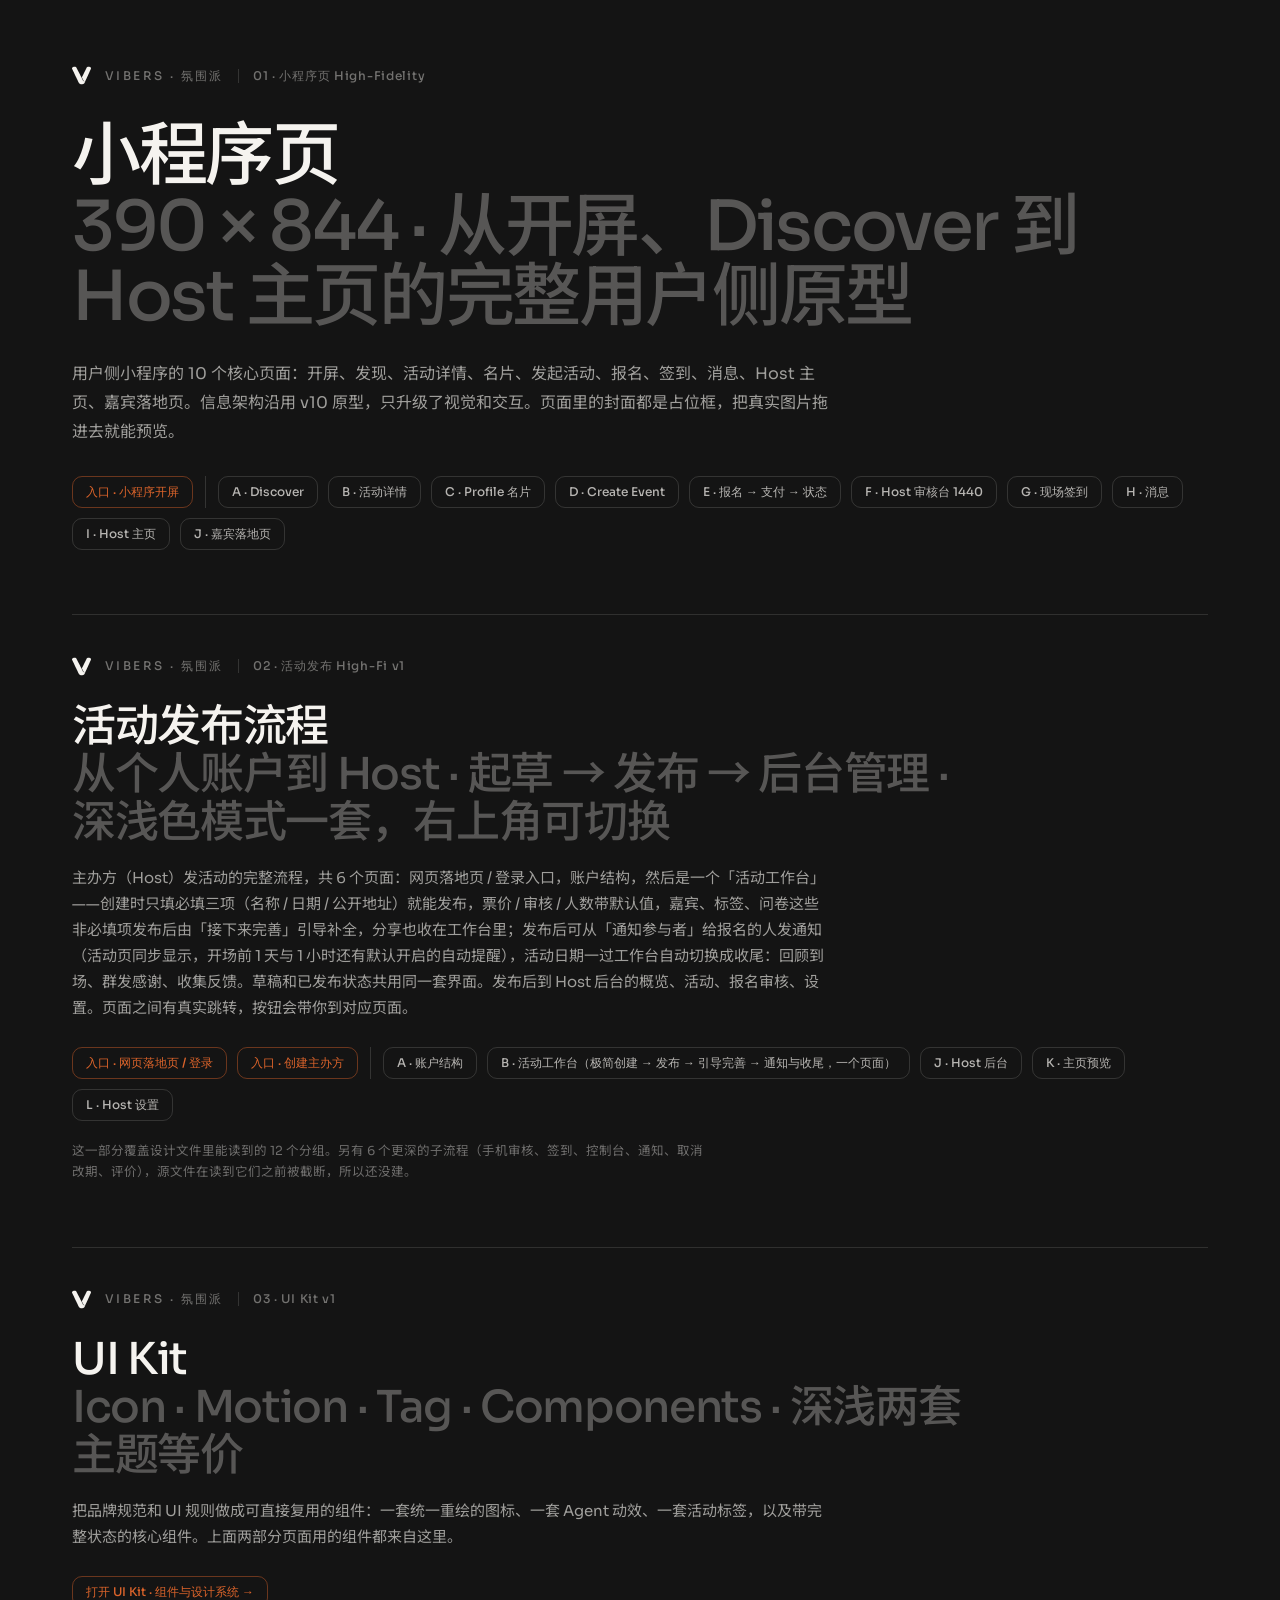
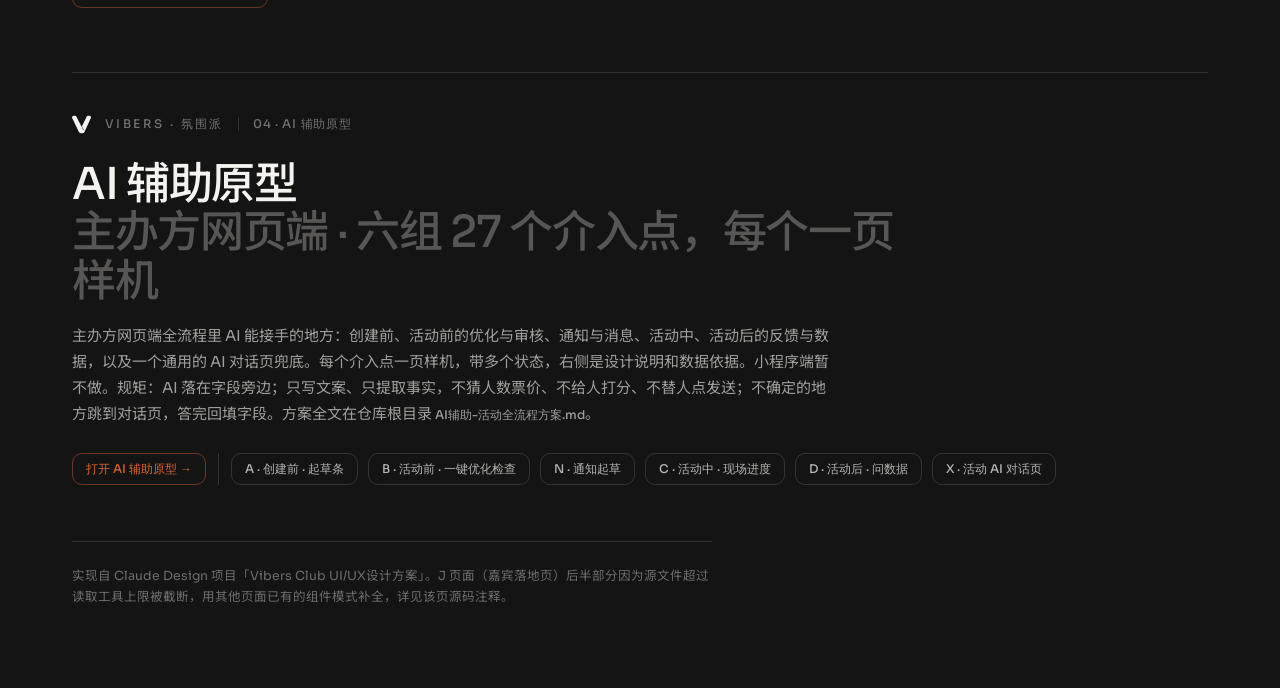
<file: index.html>
<!DOCTYPE html>
<html lang="zh-CN" data-v-theme="dark">
<head>
<meta charset="utf-8">
<meta name="viewport" content="width=device-width, initial-scale=1">
<title>Vibers 核心页面 High-Fi v1</title>
<link rel="icon" type="image/svg+xml" href="assets/brand/icon/favicon.svg">
<link rel="preconnect" href="https://fonts.googleapis.com">
<link rel="preconnect" href="https://fonts.gstatic.com" crossorigin>
<link href="https://fonts.googleapis.com/css2?family=Sora:wght@400;500;600&family=Noto+Sans+SC:wght@400;500;600&display=swap" rel="stylesheet">
<link rel="stylesheet" href="assets/css/tokens.css">
<link rel="stylesheet" href="assets/css/components.css">
<link rel="stylesheet" href="assets/css/base.css">
<script src="assets/brand/vibers-marks.js"></script>
</head>
<body>
<div style="padding:64px 72px 80px;max-width:2000px">
  <div style="display:flex;align-items:center;gap:14px">
    <span style="display:inline-flex;width:19px;height:23px;color:var(--v-text-primary)"><vb-v style="width:19px;height:23px"></vb-v></span>
    <span style="font:500 12px/16px Sora,sans-serif;letter-spacing:.2em;text-transform:uppercase;color:rgba(245,243,239,.42)">Vibers · 氛围派</span>
    <span style="width:1px;height:14px;background:rgba(245,243,239,.14)"></span>
    <span style="font:500 12px/16px Sora,sans-serif;letter-spacing:.06em;color:rgba(245,243,239,.42)">01 · 小程序页 High-Fidelity</span>
  </div>

  <h1 style="font:500 clamp(44px,5.4vw,76px)/1.02 Sora,'Noto Sans SC',sans-serif;letter-spacing:-.035em;margin:34px 0 0;max-width:1100px">小程序页<br><span style="color:rgba(245,243,239,.3)">390 × 844 · 从开屏、Discover 到 Host 主页的完整用户侧原型</span></h1>
  <p style="max-width:760px;margin:26px 0 0;font-size:16px;line-height:29px;color:rgba(245,243,239,.62)">用户侧小程序的 10 个核心页面：开屏、发现、活动详情、名片、发起活动、报名、签到、消息、Host 主页、嘉宾落地页。信息架构沿用 v10 原型，只升级了视觉和交互。页面里的封面都是占位框，把真实图片拖进去就能预览。</p>

  <div style="display:flex;flex-wrap:wrap;gap:10px;margin:30px 0 0">
    <a href="pages/splash.html" style="display:inline-flex;align-items:center;height:32px;padding:0 13px;border-radius:10px;border:1px solid rgba(237,106,44,.4);font:500 12px/1 Sora,sans-serif;color:rgba(237,106,44,.92)">入口 · 小程序开屏</a>
    <span style="width:1px;height:32px;background:rgba(245,243,239,.14);margin:0 2px"></span>
    <a href="pages/a-discover.html" style="display:inline-flex;align-items:center;height:32px;padding:0 13px;border-radius:10px;border:1px solid rgba(245,243,239,.14);font:500 12px/1 Sora,sans-serif;color:rgba(245,243,239,.72)">A · Discover</a>
    <a href="pages/b-event-detail.html" style="display:inline-flex;align-items:center;height:32px;padding:0 13px;border-radius:10px;border:1px solid rgba(245,243,239,.14);font:500 12px/1 Sora,sans-serif;color:rgba(245,243,239,.72)">B · 活动详情</a>
    <a href="pages/c-profile.html" style="display:inline-flex;align-items:center;height:32px;padding:0 13px;border-radius:10px;border:1px solid rgba(245,243,239,.14);font:500 12px/1 Sora,sans-serif;color:rgba(245,243,239,.72)">C · Profile 名片</a>
    <a href="pages/d-create-event.html" style="display:inline-flex;align-items:center;height:32px;padding:0 13px;border-radius:10px;border:1px solid rgba(245,243,239,.14);font:500 12px/1 Sora,sans-serif;color:rgba(245,243,239,.72)">D · Create Event</a>
    <a href="pages/e-register-flow.html" style="display:inline-flex;align-items:center;height:32px;padding:0 13px;border-radius:10px;border:1px solid rgba(245,243,239,.14);font:500 12px/1 Sora,sans-serif;color:rgba(245,243,239,.72)">E · 报名 → 支付 → 状态</a>
    <a href="pages/f-host-review.html" style="display:inline-flex;align-items:center;height:32px;padding:0 13px;border-radius:10px;border:1px solid rgba(245,243,239,.14);font:500 12px/1 Sora,sans-serif;color:rgba(245,243,239,.72)">F · Host 审核台 1440</a>
    <a href="pages/g-checkin.html" style="display:inline-flex;align-items:center;height:32px;padding:0 13px;border-radius:10px;border:1px solid rgba(245,243,239,.14);font:500 12px/1 Sora,sans-serif;color:rgba(245,243,239,.72)">G · 现场签到</a>
    <a href="pages/h-messages.html" style="display:inline-flex;align-items:center;height:32px;padding:0 13px;border-radius:10px;border:1px solid rgba(245,243,239,.14);font:500 12px/1 Sora,sans-serif;color:rgba(245,243,239,.72)">H · 消息</a>
    <a href="pages/i-host-home.html" style="display:inline-flex;align-items:center;height:32px;padding:0 13px;border-radius:10px;border:1px solid rgba(245,243,239,.14);font:500 12px/1 Sora,sans-serif;color:rgba(245,243,239,.72)">I · Host 主页</a>
    <a href="pages/j-guest-landing.html" style="display:inline-flex;align-items:center;height:32px;padding:0 13px;border-radius:10px;border:1px solid rgba(245,243,239,.14);font:500 12px/1 Sora,sans-serif;color:rgba(245,243,239,.72)">J · 嘉宾落地页</a>
  </div>

  <div style="margin-top:64px;padding-top:40px;border-top:1px solid var(--v-border-default)">
    <div style="display:flex;align-items:center;gap:14px">
      <span style="display:inline-flex;width:19px;height:23px;color:var(--v-text-primary)"><vb-v style="width:19px;height:23px"></vb-v></span>
      <span style="font:500 12px/16px Sora,sans-serif;letter-spacing:.2em;text-transform:uppercase;color:rgba(245,243,239,.42)">Vibers · 氛围派</span>
      <span style="width:1px;height:14px;background:rgba(245,243,239,.14)"></span>
      <span style="font:500 12px/16px Sora,sans-serif;letter-spacing:.06em;color:rgba(245,243,239,.42)">02 · 活动发布 High-Fi v1</span>
    </div>
    <h2 style="font:500 clamp(30px,3.6vw,44px)/1.1 Sora,'Noto Sans SC',sans-serif;letter-spacing:-.03em;margin:24px 0 0;max-width:900px">活动发布流程<br><span style="color:rgba(245,243,239,.3)">从个人账户到 Host · 起草 → 发布 → 后台管理 · 深浅色模式一套，右上角可切换</span></h2>
    <p style="max-width:760px;margin:18px 0 0;font-size:15px;line-height:26px;color:rgba(245,243,239,.62)">主办方（Host）发活动的完整流程，共 6 个页面：网页落地页 / 登录入口，账户结构，然后是一个「活动工作台」——创建时只填必填三项（名称 / 日期 / 公开地址）就能发布，票价 / 审核 / 人数带默认值，嘉宾、标签、问卷这些非必填项发布后由「接下来完善」引导补全，分享也收在工作台里；发布后可从「通知参与者」给报名的人发通知（活动页同步显示，开场前 1 天与 1 小时还有默认开启的自动提醒），活动日期一过工作台自动切换成收尾：回顾到场、群发感谢、收集反馈。草稿和已发布状态共用同一套界面。发布后到 Host 后台的概览、活动、报名审核、设置。页面之间有真实跳转，按钮会带你到对应页面。</p>
    <div style="display:flex;flex-wrap:wrap;gap:10px;margin:26px 0 0">
      <a href="pages/landing.html" style="display:inline-flex;align-items:center;height:32px;padding:0 13px;border-radius:10px;border:1px solid rgba(237,106,44,.4);font:500 12px/1 Sora,sans-serif;color:rgba(237,106,44,.92)">入口 · 网页落地页 / 登录</a>
      <a href="pages/pub-a-host-identity.html" style="display:inline-flex;align-items:center;height:32px;padding:0 13px;border-radius:10px;border:1px solid rgba(237,106,44,.4);font:500 12px/1 Sora,sans-serif;color:rgba(237,106,44,.92)">入口 · 创建主办方</a>
      <span style="width:1px;height:32px;background:rgba(245,243,239,.14);margin:0 2px"></span>
      <a href="pages/pub-a-host-identity.html" style="display:inline-flex;align-items:center;height:32px;padding:0 13px;border-radius:10px;border:1px solid rgba(245,243,239,.14);font:500 12px/1 Sora,sans-serif;color:rgba(245,243,239,.72)">A · 账户结构</a>
      <a href="pages/pub-c-editor.html" style="display:inline-flex;align-items:center;height:32px;padding:0 13px;border-radius:10px;border:1px solid rgba(245,243,239,.14);font:500 12px/1 Sora,sans-serif;color:rgba(245,243,239,.72)">B · 活动工作台（极简创建 → 发布 → 引导完善 → 通知与收尾，一个页面）</a>
      <a href="pages/pub-j-host-dashboard.html" style="display:inline-flex;align-items:center;height:32px;padding:0 13px;border-radius:10px;border:1px solid rgba(245,243,239,.14);font:500 12px/1 Sora,sans-serif;color:rgba(245,243,239,.72)">J · Host 后台</a>
      <a href="pages/pub-k-host-homepage.html" style="display:inline-flex;align-items:center;height:32px;padding:0 13px;border-radius:10px;border:1px solid rgba(245,243,239,.14);font:500 12px/1 Sora,sans-serif;color:rgba(245,243,239,.72)">K · 主页预览</a>
      <a href="pages/pub-l-members.html" style="display:inline-flex;align-items:center;height:32px;padding:0 13px;border-radius:10px;border:1px solid rgba(245,243,239,.14);font:500 12px/1 Sora,sans-serif;color:rgba(245,243,239,.72)">L · Host 设置</a>
    </div>
    <div style="margin-top:20px;font-size:12.5px;line-height:21px;color:rgba(245,243,239,.4);max-width:640px">这一部分覆盖设计文件里能读到的 12 个分组。另有 6 个更深的子流程（手机审核、签到、控制台、通知、取消改期、评价），源文件在读到它们之前被截断，所以还没建。</div>
  </div>

  <div style="margin-top:64px;padding-top:40px;border-top:1px solid var(--v-border-default)">
    <div style="display:flex;align-items:center;gap:14px">
      <span style="display:inline-flex;width:19px;height:23px;color:var(--v-text-primary)"><vb-v style="width:19px;height:23px"></vb-v></span>
      <span style="font:500 12px/16px Sora,sans-serif;letter-spacing:.2em;text-transform:uppercase;color:rgba(245,243,239,.42)">Vibers · 氛围派</span>
      <span style="width:1px;height:14px;background:rgba(245,243,239,.14)"></span>
      <span style="font:500 12px/16px Sora,sans-serif;letter-spacing:.06em;color:rgba(245,243,239,.42)">03 · UI Kit v1</span>
    </div>
    <h2 style="font:500 clamp(30px,3.6vw,44px)/1.1 Sora,'Noto Sans SC',sans-serif;letter-spacing:-.03em;margin:24px 0 0;max-width:900px">UI Kit<br><span style="color:rgba(245,243,239,.3)">Icon · Motion · Tag · Components · 深浅两套主题等价</span></h2>
    <p style="max-width:760px;margin:18px 0 0;font-size:15px;line-height:26px;color:rgba(245,243,239,.62)">把品牌规范和 UI 规则做成可直接复用的组件：一套统一重绘的图标、一套 Agent 动效、一套活动标签，以及带完整状态的核心组件。上面两部分页面用的组件都来自这里。</p>
    <div style="display:flex;flex-wrap:wrap;gap:10px;margin:26px 0 0">
      <a href="pages/ui-kit.html" style="display:inline-flex;align-items:center;height:32px;padding:0 13px;border-radius:10px;border:1px solid rgba(237,106,44,.4);font:500 12px/1 Sora,sans-serif;color:rgba(237,106,44,.92)">打开 UI Kit · 组件与设计系统 →</a>
    </div>
  </div>

  <div style="margin-top:64px;padding-top:40px;border-top:1px solid var(--v-border-default)">
    <div style="display:flex;align-items:center;gap:14px">
      <span style="display:inline-flex;width:19px;height:23px;color:var(--v-text-primary)"><vb-v style="width:19px;height:23px"></vb-v></span>
      <span style="font:500 12px/16px Sora,sans-serif;letter-spacing:.2em;text-transform:uppercase;color:rgba(245,243,239,.42)">Vibers · 氛围派</span>
      <span style="width:1px;height:14px;background:rgba(245,243,239,.14)"></span>
      <span style="font:500 12px/16px Sora,sans-serif;letter-spacing:.06em;color:rgba(245,243,239,.42)">04 · AI 辅助原型</span>
    </div>
    <h2 style="font:500 clamp(30px,3.6vw,44px)/1.1 Sora,'Noto Sans SC',sans-serif;letter-spacing:-.03em;margin:24px 0 0;max-width:900px">AI 辅助原型<br><span style="color:rgba(245,243,239,.3)">主办方网页端 · 六组 27 个介入点，每个一页样机</span></h2>
    <p style="max-width:760px;margin:18px 0 0;font-size:15px;line-height:26px;color:rgba(245,243,239,.62)">主办方网页端全流程里 AI 能接手的地方：创建前、活动前的优化与审核、通知与消息、活动中、活动后的反馈与数据，以及一个通用的 AI 对话页兜底。每个介入点一页样机，带多个状态，右侧是设计说明和数据依据。小程序端暂不做。规矩：AI 落在字段旁边；只写文案、只提取事实，不猜人数票价、不给人打分、不替人点发送；不确定的地方跳到对话页，答完回填字段。方案全文在仓库根目录 <code style="font:500 12px Sora,sans-serif">AI辅助-活动全流程方案.md</code>。</p>
    <div style="display:flex;flex-wrap:wrap;gap:10px;margin:26px 0 0">
      <a href="pages/ai-lab.html" style="display:inline-flex;align-items:center;height:32px;padding:0 13px;border-radius:10px;border:1px solid rgba(237,106,44,.4);font:500 12px/1 Sora,sans-serif;color:rgba(237,106,44,.92)">打开 AI 辅助原型 →</a>
      <span style="width:1px;height:32px;background:rgba(245,243,239,.14);margin:0 2px"></span>
      <a href="pages/ai-lab.html#A01-1" style="display:inline-flex;align-items:center;height:32px;padding:0 13px;border-radius:10px;border:1px solid rgba(245,243,239,.14);font:500 12px/1 Sora,sans-serif;color:rgba(245,243,239,.72)">A · 创建前 · 起草条</a>
      <a href="pages/ai-lab.html#B01-3" style="display:inline-flex;align-items:center;height:32px;padding:0 13px;border-radius:10px;border:1px solid rgba(245,243,239,.14);font:500 12px/1 Sora,sans-serif;color:rgba(245,243,239,.72)">B · 活动前 · 一键优化检查</a>
      <a href="pages/ai-lab.html#N01-1" style="display:inline-flex;align-items:center;height:32px;padding:0 13px;border-radius:10px;border:1px solid rgba(245,243,239,.14);font:500 12px/1 Sora,sans-serif;color:rgba(245,243,239,.72)">N · 通知起草</a>
      <a href="pages/ai-lab.html#C02-1" style="display:inline-flex;align-items:center;height:32px;padding:0 13px;border-radius:10px;border:1px solid rgba(245,243,239,.14);font:500 12px/1 Sora,sans-serif;color:rgba(245,243,239,.72)">C · 活动中 · 现场进度</a>
      <a href="pages/ai-lab.html#X02-1" style="display:inline-flex;align-items:center;height:32px;padding:0 13px;border-radius:10px;border:1px solid rgba(245,243,239,.14);font:500 12px/1 Sora,sans-serif;color:rgba(245,243,239,.72)">D · 活动后 · 问数据</a>
      <a href="pages/ai-lab.html#X01-1" style="display:inline-flex;align-items:center;height:32px;padding:0 13px;border-radius:10px;border:1px solid rgba(245,243,239,.14);font:500 12px/1 Sora,sans-serif;color:rgba(245,243,239,.72)">X · 活动 AI 对话页</a>
    </div>
  </div>

  <div style="margin-top:56px;padding-top:24px;border-top:1px solid var(--v-border-default);font-size:12.5px;line-height:21px;color:rgba(245,243,239,.4);max-width:640px">实现自 Claude Design 项目「Vibers Club UI/UX设计方案」。J 页面（嘉宾落地页）后半部分因为源文件超过读取工具上限被截断，用其他页面已有的组件模式补全，详见该页源码注释。</div>
</div>
</body>
</html>
</file>
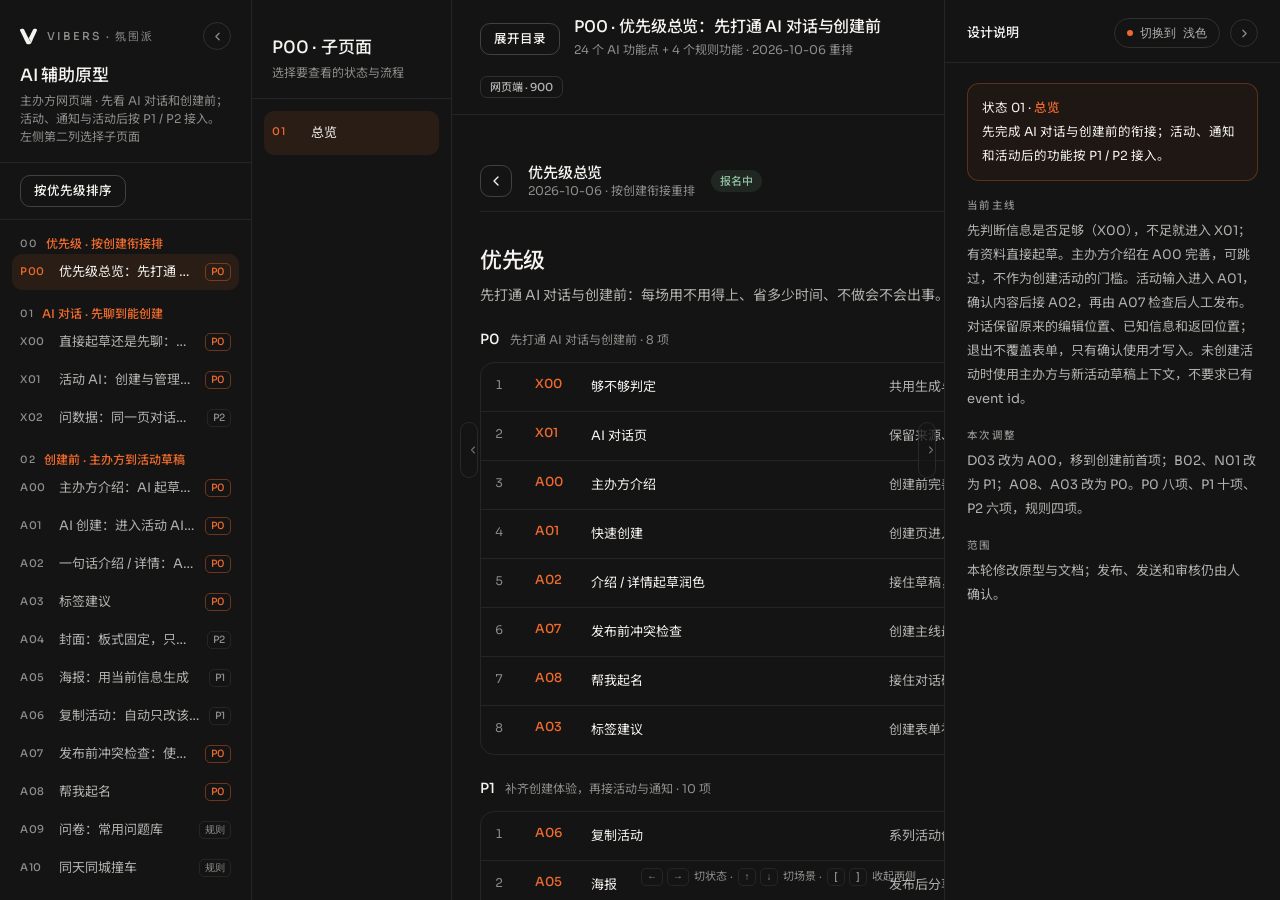
<file: pages/ai-lab.html>
<!DOCTYPE html>
<html lang="zh-CN" data-v-theme="dark">
<head>
<meta charset="utf-8">
<meta name="viewport" content="width=device-width, initial-scale=1">
<title>AI 辅助原型 · 活动全流程 · Vibers</title>
<link rel="icon" type="image/svg+xml" href="../assets/brand/icon/favicon.svg">
<link rel="preconnect" href="https://fonts.googleapis.com">
<link rel="preconnect" href="https://fonts.gstatic.com" crossorigin>
<link href="https://fonts.googleapis.com/css2?family=Sora:wght@400;500;600&amp;family=Noto+Sans+SC:wght@400;500;600&amp;display=swap" rel="stylesheet">
<link rel="stylesheet" href="../assets/css/tokens.css">
<link rel="stylesheet" href="../assets/css/components.css">
<link rel="stylesheet" href="../assets/css/base.css">
<script src="../assets/brand/vibers-marks.js"></script>
<script src="../assets/js/theme.js"></script>
<style>
  /* ============ 查看器外壳：左目录 · 中样机 · 右说明 ============ */
  html,body{height:100%}
  body{overflow:hidden}
  .al-app{display:grid;grid-template-columns:252px 200px minmax(0,1fr) 336px;height:100vh}
  .al-rail{display:flex;flex-direction:column;border-right:1px solid var(--v-border-subtle);min-height:0}
  .al-rail-head{flex:none;padding:22px 20px 16px;border-bottom:1px solid var(--v-border-subtle)}
  .al-brand{display:flex;align-items:center;gap:10px}
  .al-brand-label{font:500 11px/16px Sora,sans-serif;letter-spacing:.18em;text-transform:uppercase;color:var(--v-text-tertiary)}
  .al-rail-title{margin-top:14px;font:500 17px/24px Sora,'Noto Sans SC',sans-serif;letter-spacing:-.01em;color:var(--v-text-primary)}
  .al-rail-sub{margin-top:4px;font-size:12px;line-height:18px;color:var(--v-text-tertiary)}
  .al-dir{flex:1;min-height:0;overflow-y:auto;padding:10px 12px 28px}
  .al-dir-stage{margin-top:16px;padding:0 8px;display:flex;align-items:center;gap:8px;font:500 12px/16px Sora,'Noto Sans SC',sans-serif;color:var(--v-signal-text)}
  .al-dir-stage:first-child{margin-top:6px}
  .al-dir-stage-n{font:500 10px/1 Sora,sans-serif;letter-spacing:.12em;color:var(--v-text-tertiary)}
  .al-dir-item{display:flex;align-items:center;gap:9px;width:100%;box-sizing:border-box;margin-top:2px;padding:8px 8px;border:0;border-radius:10px;background:none;text-align:left;cursor:pointer;color:var(--v-text-secondary);font:400 13px/18px Sora,'Noto Sans SC',sans-serif}
  .al-dir-item:hover{background:color-mix(in srgb, var(--v-text-primary) 4%, transparent);color:var(--v-text-primary)}
  .al-dir-item--active{background:color-mix(in srgb, var(--v-brand-signal) 10%, transparent);color:var(--v-text-primary)}
  .al-dir-id{flex:none;font:500 10.5px/1 Sora,sans-serif;letter-spacing:.06em;color:var(--v-text-tertiary);width:30px}
  .al-dir-item--active .al-dir-id{color:var(--v-signal-text)}
  .al-dir-t{flex:1;min-width:0;white-space:nowrap;overflow:hidden;text-overflow:ellipsis}
  .al-dir-flag{flex:none;font:500 10px/1 Sora,sans-serif;padding:3px 5px;border-radius:5px;color:var(--v-text-tertiary);border:1px solid var(--v-border-subtle)}
  .al-dir-flag--p0{color:var(--v-signal-text);border-color:color-mix(in srgb, var(--v-brand-signal) 40%, transparent)}
  .al-rail-foot{flex:none;padding:12px 20px 16px;border-top:1px solid var(--v-border-subtle);font-size:11.5px;line-height:17px;color:var(--v-text-tertiary)}
  .al-rail-foot a{color:var(--v-text-secondary)}

  .al-stage{position:relative;display:flex;flex-direction:column;min-width:0;min-height:0}
  .al-stage-head{flex:none;display:flex;align-items:center;gap:14px;padding:16px 28px;border-bottom:1px solid var(--v-border-subtle);flex-wrap:wrap}
  .al-stage-title{font:500 16px/22px Sora,'Noto Sans SC',sans-serif;letter-spacing:-.01em;color:var(--v-text-primary)}
  .al-stage-where{font-size:12px;color:var(--v-text-tertiary)}
  .al-surface{display:inline-flex;align-items:center;gap:6px;height:22px;padding:0 9px;border-radius:7px;border:1px solid var(--v-border-default);font:500 11px/1 Sora,'Noto Sans SC',sans-serif;color:var(--v-text-secondary)}
  .al-states{margin-left:auto;display:inline-flex;align-items:center;gap:4px;padding:4px;border-radius:12px;background:color-mix(in srgb, var(--v-text-primary) 5%, transparent)}
  .al-state{display:inline-flex;align-items:center;gap:7px;height:30px;padding:0 12px;border-radius:9px;border:0;background:none;font:500 12.5px/1 Sora,'Noto Sans SC',sans-serif;color:var(--v-text-secondary);cursor:pointer}
  .al-state:hover{color:var(--v-text-primary)}
  .al-state--active{background:var(--v-bg-primary);color:var(--v-text-primary);box-shadow:0 1px 3px rgba(0,0,0,.15)}
  .al-state-n{font:500 10px/1 Sora,sans-serif;color:var(--v-text-tertiary)}
  .al-state--active .al-state-n{color:var(--v-signal-text)}
  .al-stage-body{flex:1;min-height:0;overflow:auto;padding:36px 28px 60px}
  .al-frame{position:relative;margin:0 auto}
  .al-frame--web{width:760px}
  .al-frame--wide{width:900px}
  .al-kbd-hint{position:absolute;right:28px;bottom:14px;font:400 11px/16px Sora,'Noto Sans SC',sans-serif;color:var(--v-text-tertiary);pointer-events:none}
  .al-kbd{display:inline-grid;place-items:center;min-width:18px;height:18px;padding:0 5px;border-radius:5px;border:1px solid var(--v-border-subtle);font:500 10px/1 Sora,sans-serif;margin:0 2px}

  /* 左右两栏可折叠：样机贴在中间看正式页面效果。把手贴在样机区左右边缘，收起后还留着，点了再展开；[ ] 两个键也能切 */
  .al-app--rail-off{grid-template-columns:0 0 minmax(0,1fr) 336px}
  .al-app--notes-off{grid-template-columns:252px 200px minmax(0,1fr) 0}
  .al-app--rail-off.al-app--notes-off{grid-template-columns:0 0 minmax(0,1fr) 0}
  .al-rail{grid-column:1}.al-subrail{grid-column:2}.al-stage{grid-column:3}.al-notes{grid-column:4}
  .al-subrail{display:flex;flex-direction:column;min-height:0;border-right:1px solid var(--v-border-subtle)}
  .al-subrail .al-dir-t{white-space:normal}
  .al-subrail .al-dir-item{align-items:flex-start}
  .al-subrail .al-dir-id{line-height:18px}
  .al-fold{flex:none;display:inline-grid;place-items:center;width:28px;height:28px;border-radius:999px;border:1px solid var(--v-border-default);background:transparent;color:var(--v-text-tertiary);cursor:pointer}
  .al-fold:hover{color:var(--v-text-primary);border-color:var(--v-border-strong)}
  .al-brand .al-fold{margin-left:auto}
  .al-app--rail-off .al-rail,.al-app--rail-off .al-subrail,.al-app--notes-off .al-notes{display:none}
  .al-edge{position:absolute;top:50%;transform:translateY(-50%);z-index:6;width:18px;height:56px;border-radius:9px;border:1px solid var(--v-border-default);background:var(--v-bg-primary);color:var(--v-text-tertiary);display:grid;place-items:center;cursor:pointer;opacity:.75;transition:opacity .2s,color .2s}
  .al-expand-directory{display:none;flex:none}
  .al-app--rail-off .al-expand-directory{display:inline-flex}
  .al-edge:hover{opacity:1;color:var(--v-text-primary)}
  .al-edge--l{left:8px}.al-edge--r{right:8px}
  .al-edge svg{transition:transform .2s}
  .al-app--rail-off .al-edge--l svg,.al-app--notes-off .al-edge--r svg{transform:rotate(180deg)}

  .al-notes{display:flex;flex-direction:column;border-left:1px solid var(--v-border-subtle);min-height:0}
  .al-notes-head{flex:none;display:flex;align-items:center;gap:10px;padding:18px 22px 14px;border-bottom:1px solid var(--v-border-subtle)}
  .al-notes-title{font:500 13px/18px Sora,'Noto Sans SC',sans-serif;color:var(--v-text-primary)}
  .al-notes-body{flex:1;min-height:0;overflow-y:auto;padding:18px 22px 40px}
  .al-note{margin-top:18px}
  .al-note:first-child{margin-top:0}
  .al-note-k{font:500 10.5px/14px Sora,'Noto Sans SC',sans-serif;letter-spacing:.14em;text-transform:uppercase;color:var(--v-text-tertiary)}
  .al-note-v{margin-top:6px;font-size:13px;line-height:21px;color:var(--v-text-secondary)}
  .al-note-v b{font-weight:500;color:var(--v-text-primary)}
  .al-note-v code{font:500 12px/1 Sora,sans-serif;padding:2px 6px;border-radius:5px;background:color-mix(in srgb, var(--v-text-primary) 6%, transparent);color:var(--v-text-primary)}
  .al-notes-state{margin-top:2px;padding:12px 14px;border-radius:12px;border:1px solid color-mix(in srgb, var(--v-brand-signal) 30%, transparent);background:color-mix(in srgb, var(--v-brand-signal) 5%, transparent);font-size:12.5px;line-height:19px;color:var(--v-text-primary)}
  .al-notes-state b{font-weight:500;color:var(--v-signal-text)}
  .al-theme{display:inline-flex;align-items:center;gap:7px;height:30px;padding:0 12px;border-radius:999px;border:1px solid var(--v-border-default);background:transparent;font:500 12px/1 Sora,sans-serif;color:var(--v-text-secondary);cursor:pointer;margin-left:auto}

  /* ============ AI 动作的统一控件 ============ */
  .al-aibtn{display:inline-flex;align-items:center;gap:5px;height:24px;padding:0 9px;border-radius:8px;border:1px dashed color-mix(in srgb, var(--v-brand-signal) 55%, transparent);background:none;font:500 12px/1 Sora,'Noto Sans SC',sans-serif;color:var(--v-signal-text);cursor:pointer;margin-left:auto}
  .al-aibtn:hover{background:color-mix(in srgb, var(--v-brand-signal) 8%, transparent)}
  .al-aibtn svg{flex:none}
  .al-aibtn--busy{border-style:solid;border-color:color-mix(in srgb, var(--v-brand-signal) 35%, transparent);cursor:default}
  .al-aibtn--busy .al-dot{width:6px;height:6px;border-radius:50%;background:var(--v-brand-signal);animation:vBreathe 1s ease-in-out infinite}
  .al-aibtn--inline{margin-left:0}
  .al-skel{min-height:82px;border-radius:14px;border:1px solid var(--v-border-default);padding:15px 16px;display:flex;flex-direction:column;gap:10px}
  .al-skel span{display:block;height:11px;border-radius:6px;background:linear-gradient(90deg, var(--v-border-subtle), var(--v-border-default), var(--v-border-subtle));background-size:200% 100%;animation:vTrack 1.6s linear infinite}
  .al-skel span:nth-child(2){width:78%}
  .al-skel span:nth-child(3){width:52%}
  .al-skel-note{margin-top:8px;font-size:12px;color:var(--v-text-tertiary)}
  .al-preview{margin-top:10px;border-radius:14px;border:1px solid color-mix(in srgb, var(--v-brand-signal) 32%, transparent);background:color-mix(in srgb, var(--v-brand-signal) 4%, transparent);padding:14px 16px}
  .al-preview-head{display:flex;align-items:center;gap:8px;font:500 11px/16px Sora,'Noto Sans SC',sans-serif;letter-spacing:.1em;text-transform:uppercase;color:var(--v-text-tertiary)}
  .al-preview-body{margin-top:8px;font-size:14px;line-height:23px;color:var(--v-text-primary);white-space:pre-wrap}
  .al-preview-body ins{text-decoration:none;background:color-mix(in srgb, var(--v-brand-signal) 14%, transparent);border-radius:3px;padding:0 2px}
  .al-preview-actions{margin-top:12px;display:flex;gap:8px}
  .al-btn{display:inline-flex;align-items:center;height:32px;padding:0 13px;border-radius:10px;border:1px solid var(--v-border-strong);background:none;color:var(--v-text-primary);font:500 12.5px/1 Sora,'Noto Sans SC',sans-serif;cursor:pointer}
  .al-btn--primary{border:0;background:var(--v-brand-signal);color:var(--v-color-on-signal)}
  .al-btn--ghost{border-color:transparent;color:var(--v-text-tertiary)}
  .al-btn--sm{height:28px;padding:0 10px;font-size:12px;border-radius:8px}
  .al-btn:disabled{opacity:.45;cursor:default}
  .al-line{display:flex;align-items:center;gap:8px;margin-top:9px;font-size:12.5px;line-height:18px;color:var(--v-text-tertiary)}
  .al-line--note{color:var(--v-text-tertiary)}
  .al-line-link{border:0;background:none;padding:0;font:500 12.5px/18px Sora,'Noto Sans SC',sans-serif;color:var(--v-signal-text);cursor:pointer}
  .al-conflicts{margin-top:12px;display:flex;flex-direction:column;gap:7px}
  .al-conflict{display:flex;align-items:flex-start;gap:9px;font-size:12.5px;line-height:19px;color:var(--v-text-secondary)}
  .al-conflict::before{content:'';flex:none;margin-top:7px;width:5px;height:5px;border-radius:50%;background:var(--v-brand-signal)}
  .al-conflict--fixed{color:var(--v-text-tertiary);text-decoration:line-through}
  .al-conflict--fixed::before{background:var(--v-status-approved-dot,#6B9D7A)}
  .al-toast{position:absolute;left:50%;bottom:22px;transform:translateX(-50%);display:flex;align-items:center;gap:12px;padding:12px 15px;border-radius:14px;background:var(--v-neutral-action-bg);color:var(--v-neutral-action-fg);font:500 13px/1 Sora,'Noto Sans SC',sans-serif;white-space:nowrap;box-shadow:0 18px 40px -18px rgba(0,0,0,.5)}
  .al-toast-undo{opacity:.62;font-weight:400;cursor:pointer}
  .al-intake-mic--on{box-shadow:0 0 0 6px color-mix(in srgb, var(--v-brand-signal) 22%, transparent);animation:vBreathe 1.6s ease-in-out infinite}
  .al-suggest{display:inline-flex;align-items:center;gap:6px;min-height:32px;padding:0 13px;border-radius:999px;border:1px dashed color-mix(in srgb, var(--v-brand-signal) 60%, transparent);background:color-mix(in srgb, var(--v-brand-signal) 5%, transparent);font:500 13px/1 Sora,'Noto Sans SC',sans-serif;color:var(--v-text-primary);cursor:pointer}
  .al-suggest small{font-weight:400;color:var(--v-text-tertiary);font-size:11px}
  .al-fchips{display:flex;flex-wrap:wrap;gap:7px}
  .al-fchip{display:inline-flex;align-items:center;gap:6px;min-height:30px;padding:0 12px;border-radius:9px;border:1px solid var(--v-border-default);background:none;font:400 12.5px/1 Sora,'Noto Sans SC',sans-serif;color:var(--v-text-secondary);cursor:pointer}
  .al-fchip b{font-weight:500;color:var(--v-text-tertiary)}
  .al-fchip--on{border-color:var(--v-brand-signal);background:color-mix(in srgb, var(--v-brand-signal) 10%, transparent);color:var(--v-signal-text)}
  .al-fchip--on b{color:var(--v-signal-text)}
  .al-intake{border-radius:16px;border:1px solid var(--v-border-default);background:var(--v-bg-surface);padding:14px 16px 12px}
  .al-intake-row{display:flex;align-items:flex-start;gap:12px}
  .al-intake-input{flex:1;min-height:52px;font-size:14px;line-height:22px;color:var(--v-text-tertiary)}
  .al-intake-input--filled{color:var(--v-text-primary);white-space:pre-wrap}
  .al-intake-mic{flex:none;width:40px;height:40px;border-radius:12px;border:0;background:var(--v-brand-signal);color:var(--v-color-on-signal);display:grid;place-items:center;cursor:pointer}
  .al-intake-foot{margin-top:10px;display:flex;align-items:center;gap:8px;flex-wrap:wrap}
  .al-intake-chip{display:inline-flex;align-items:center;gap:6px;height:28px;padding:0 11px;border-radius:9px;border:1px solid var(--v-border-default);background:none;font:400 12px/1 Sora,'Noto Sans SC',sans-serif;color:var(--v-text-secondary);cursor:pointer}
  .al-intake-hint{margin-left:auto;font-size:11.5px;color:var(--v-text-tertiary)}
  .al-intake--done{padding:12px 16px;display:flex;align-items:center;gap:10px;font-size:13px;color:var(--v-text-secondary)}
  .al-intake--done b{font-weight:500;color:var(--v-text-primary)}
  .al-poster{flex:none;width:64px;height:88px;border-radius:9px;border:1px solid var(--v-border-default);background:linear-gradient(160deg, color-mix(in srgb, var(--v-brand-signal) 40%, var(--v-bg-elevated)), var(--v-bg-elevated));display:flex;flex-direction:column;justify-content:flex-end;padding:6px;gap:3px}
  .al-poster i{display:block;height:4px;border-radius:2px;background:rgba(245,243,239,.6)}
  .al-poster i:nth-child(2){width:70%;opacity:.6}
  .al-poster i:nth-child(3){width:45%;opacity:.4}
  .al-orbline{display:flex;align-items:center;gap:11px;font-size:13px;color:var(--v-text-primary)}
  .al-orbline .dw{position:relative;display:grid;place-items:center;width:22px;height:22px;flex:none}
  .al-orbline .dw::before{content:"";position:absolute;width:20px;height:20px;border-radius:50%;filter:blur(6px);background:radial-gradient(circle, rgba(237,106,44,.7) 0%, transparent 72%);animation:vDriftA 5s ease-in-out infinite}
  .al-orbline .dw::after{content:"";width:5px;height:5px;border-radius:50%;background:var(--v-text-primary);animation:vBreathe 2.6s ease-in-out infinite}
  .al-ask{display:flex;gap:12px;margin-top:14px}
  .al-ask-icon{flex:none;display:grid;place-items:center;width:30px;height:30px;border-radius:10px;background:color-mix(in srgb, var(--v-brand-signal) 10%, transparent);border:1px solid color-mix(in srgb, var(--v-brand-signal) 35%, transparent);color:var(--v-signal-text)}
  .al-ask-bubble{flex:1;padding:12px 14px;border-radius:6px 16px 16px 16px;border:1px solid var(--v-border-subtle);background:var(--v-bg-surface);font-size:14px;line-height:22px;color:var(--v-text-primary)}
  .al-ask-sub{margin-top:4px;font-size:12px;color:var(--v-text-tertiary)}
  .al-user-bubble{align-self:flex-end;max-width:76%;margin-top:12px;padding:11px 14px;border-radius:16px 16px 6px 16px;background:color-mix(in srgb, var(--v-text-primary) 6%, transparent);border:1px solid var(--v-border-subtle);font-size:14px;line-height:22px;color:var(--v-text-primary)}
  .al-summary{margin-top:8px;padding:12px 14px;border-radius:12px;border:1px solid var(--v-border-subtle);background:var(--v-bg-surface)}
  .al-summary-head{display:flex;align-items:center;gap:8px;font:500 11px/16px Sora,'Noto Sans SC',sans-serif;letter-spacing:.1em;text-transform:uppercase;color:var(--v-text-tertiary)}
  .al-summary-item{display:flex;align-items:flex-start;gap:9px;margin-top:9px;font-size:13px;line-height:20px;color:var(--v-text-primary)}
  .al-summary-item b{flex:none;font-weight:500;color:var(--v-signal-text);font-variant-numeric:tabular-nums}
  .al-summary-item q{color:var(--v-text-secondary);quotes:'「' '」'}
  .al-summary-item .al-line-link{margin-left:auto;flex:none}
  .al-cover-grid{display:grid;grid-template-columns:repeat(3,1fr);gap:10px;margin-top:10px}
  .al-cover-opt{position:relative;aspect-ratio:4/3;border-radius:14px;border:1px solid var(--v-border-default);overflow:hidden;background:var(--v-bg-elevated);cursor:pointer;padding:14px;display:flex;flex-direction:column;justify-content:flex-end;gap:5px}
  .al-cover-opt--on{border-color:var(--v-brand-signal);box-shadow:0 0 0 1px var(--v-brand-signal)}
  .al-cover-opt .t{font:500 15px/19px Sora,'Noto Sans SC',sans-serif;letter-spacing:-.01em;color:var(--v-text-primary)}
  .al-cover-opt .d{font:400 10.5px/14px Sora,sans-serif;color:var(--v-text-secondary)}
  .al-cover-opt .m{position:absolute;top:12px;left:12px;color:var(--v-brand-signal)}
  .al-cover-opt--a{background:linear-gradient(160deg, color-mix(in srgb, var(--v-brand-signal) 55%, #141414), #141414)}
  .al-cover-opt--b{background:#141414}
  .al-cover-opt--b .t{color:var(--v-brand-signal)}
  .al-cover-opt--c{background:var(--v-brand-paper)}
  .al-cover-opt--c .t{color:#141414}
  .al-cover-opt--c .d{color:rgba(20,20,20,.6)}
  .al-cover-opt--c .m{color:#141414}
  .al-diff{margin-top:12px;padding:12px 14px;border-radius:12px;border:1px solid var(--v-border-subtle);background:var(--v-bg-surface);font-size:13px;line-height:20px;color:var(--v-text-secondary)}
  .al-diff-row{display:flex;align-items:center;gap:10px;padding:5px 0}
  .al-diff-row b{font-weight:500;color:var(--v-text-primary)}
  .al-diff-row .old{text-decoration:line-through;color:var(--v-text-tertiary)}
  .al-diff-row .al-line-link{margin-left:auto}
  .al-timeline{margin-top:10px;border-radius:14px;border:1px solid var(--v-border-default);overflow:hidden}
  .al-tl-row{display:flex;align-items:center;gap:14px;padding:11px 15px;border-top:1px solid var(--v-border-subtle);font-size:13.5px;color:var(--v-text-primary)}
  .al-tl-row:first-child{border-top:0}
  .al-tl-row .t{flex:none;width:52px;font:500 13px/1 Sora,sans-serif;font-variant-numeric:tabular-nums;color:var(--v-text-secondary)}
  .al-tl-row .x{margin-left:auto;color:var(--v-text-tertiary);font-size:12px}
  .al-script{margin-top:12px;border-radius:14px;border:1px solid var(--v-border-subtle);padding:16px 18px}
  .al-script-h{font:500 11px/16px Sora,'Noto Sans SC',sans-serif;letter-spacing:.12em;text-transform:uppercase;color:var(--v-text-tertiary)}
  .al-script-p{margin-top:8px;font-size:14px;line-height:24px;color:var(--v-text-primary)}
  .al-check{display:flex;align-items:center;gap:11px;padding:11px 16px;border-top:1px solid var(--v-border-subtle);font-size:13.5px;color:var(--v-text-primary)}
  .al-check input{accent-color:var(--v-brand-signal);width:15px;height:15px;margin:0}
  .al-check--done{color:var(--v-text-tertiary);text-decoration:line-through}
  .al-star{display:grid;place-items:center;width:28px;height:28px;border-radius:8px;border:0;background:none;color:var(--v-text-tertiary);cursor:pointer}
  .al-star--on{color:var(--v-signal-text)}
  .al-rule-tag{display:inline-flex;align-items:center;height:18px;padding:0 7px;border-radius:5px;background:color-mix(in srgb, var(--v-text-primary) 6%, transparent);font:500 10.5px/1 Sora,'Noto Sans SC',sans-serif;color:var(--v-text-tertiary)}

  /* ============ 网页端工作台（借用 pub-c-editor 的骨架，无外框） ============ */
  .ce2-head{min-height:60px;display:flex;align-items:center;gap:16px;padding:12px 0;border-bottom:1px solid var(--v-border-subtle);flex-wrap:wrap}
  .ce2-back{display:grid;place-items:center;width:32px;height:32px;border-radius:10px;border:1px solid var(--v-border-strong);color:var(--v-text-primary);flex:none}
  .ce2-head-title{font:500 15px/20px Sora,'Noto Sans SC',sans-serif;letter-spacing:-.01em;color:var(--v-text-primary);white-space:nowrap;overflow:hidden;text-overflow:ellipsis;max-width:300px}
  .ce2-head-sub{font:400 12px/16px Sora,'Noto Sans SC',sans-serif;color:var(--v-text-tertiary)}
  .ce2-status-chip{display:inline-flex;align-items:center;gap:5px;height:22px;padding:0 9px;border-radius:999px;background:var(--v-status-approved-bg);color:var(--v-status-approved-text);font:500 11px/1 Sora,'Noto Sans SC',sans-serif}
  .ce2-status-chip--draft{background:color-mix(in srgb, var(--v-text-primary) 6%, transparent);color:var(--v-text-secondary)}
  .ce2-status-chip--live{background:color-mix(in srgb, var(--v-brand-signal) 12%, transparent);color:var(--v-signal-text)}
  .ce2-head-actions{margin-left:auto;display:flex;align-items:center;gap:10px}
  .ce2-btn-outline{display:inline-flex;align-items:center;height:36px;padding:0 14px;border-radius:11px;border:1px solid var(--v-border-strong);font:500 13px/1 Sora,'Noto Sans SC',sans-serif;color:var(--v-text-primary);cursor:pointer;background:transparent}
  .ce2-htabs{display:flex;gap:26px;border-bottom:1px solid var(--v-border-subtle)}
  .ce2-htab{position:relative;display:inline-flex;align-items:center;gap:7px;height:46px;padding:0 2px;border:0;background:none;font:500 14px/1 Sora,'Noto Sans SC',sans-serif;color:var(--v-text-tertiary);cursor:pointer}
  .ce2-htab--active{color:var(--v-text-primary)}
  .ce2-htab--active::after{content:'';position:absolute;left:0;right:0;bottom:-1px;height:2px;background:var(--v-brand-signal)}
  .ce2-htab-flag{display:inline-flex;align-items:center;height:17px;padding:0 6px;border-radius:6px;background:color-mix(in srgb, var(--v-brand-signal) 12%, transparent);font:500 11px/1 Sora,sans-serif;color:var(--v-signal-text)}
  .ce2-main{padding:34px 0 48px}
  .ce2-panel-h3{margin:0;font:500 22px/30px Sora,'Noto Sans SC',sans-serif;letter-spacing:-.02em;color:var(--v-text-primary)}
  .ce2-panel-sub{margin:8px 0 0;font-size:14px;line-height:22px;color:var(--v-text-secondary)}
  .ce2-field{margin-top:22px}
  .ce2-field-label-row{display:flex;align-items:center;gap:10px;margin-bottom:9px}
  .ce2-field-label{font:500 13px/18px Sora,'Noto Sans SC',sans-serif;color:var(--v-text-secondary)}
  .ce2-src-chip{display:inline-flex;align-items:center;gap:5px;height:19px;padding:0 8px;border-radius:6px;background:color-mix(in srgb, var(--v-brand-signal) 10%, transparent);font:500 11px/1 Sora,'Noto Sans SC',sans-serif;color:var(--v-signal-text)}
  .ce2-src-chip--infer{background:none;border:1px solid color-mix(in srgb, var(--v-brand-signal) 45%, transparent)}
  .ce2-src-chip--muted{background:color-mix(in srgb, var(--v-text-primary) 6%, transparent);color:var(--v-text-tertiary)}
  .ce2-input{display:flex;align-items:center;width:100%;box-sizing:border-box;min-height:48px;border-radius:14px;border:1px solid var(--v-border-default);background:transparent;padding:0 16px;font:15px/1 'Noto Sans SC',sans-serif;color:var(--v-text-primary)}
  .ce2-input--empty{color:var(--v-text-tertiary)}
  .ce2-input--focus{border-color:var(--v-brand-signal)}
  .ce2-textarea{display:block;width:100%;box-sizing:border-box;min-height:82px;border-radius:14px;border:1px solid var(--v-border-default);background:transparent;padding:13px 16px;font:15px/24px 'Noto Sans SC',sans-serif;color:var(--v-text-primary);white-space:pre-wrap}
  .ce2-textarea--empty{color:var(--v-text-tertiary)}
  .ce2-textarea--tall{min-height:200px}
  .ce2-row-2{display:flex;gap:14px}
  .ce2-row-2 > div{flex:1}
  .ce2-cover{height:210px;border-radius:16px;overflow:hidden;border:1px solid var(--v-border-default);position:relative;cursor:pointer}
  .ce2-cover-fallback{position:absolute;inset:0;overflow:hidden;background:var(--v-bg-elevated)}
  .ce2-cover-fallback-glow{position:absolute;inset:-30%;background:radial-gradient(circle at 30% 30%, var(--v-brand-signal) 0%, transparent 62%),radial-gradient(circle at 75% 70%, var(--v-brand-signal) 0%, transparent 55%);filter:blur(36px);opacity:.4}
  .ce2-cover-fallback-mark{position:absolute;inset:0;display:grid;place-items:center;color:color-mix(in srgb, var(--v-text-primary) 60%, transparent)}
  .ce2-cover-badge{position:absolute;top:10px;left:10px;display:inline-flex;align-items:center;gap:5px;height:22px;padding:0 9px;border-radius:7px;background:rgba(0,0,0,.55);color:#fff;font:500 11px/1 Sora,'Noto Sans SC',sans-serif;backdrop-filter:blur(6px)}
  .ce2-cover-ai-btn{position:absolute;bottom:10px;right:10px;display:inline-flex;align-items:center;gap:6px;height:30px;padding:0 12px;border-radius:9px;border:1px solid color-mix(in srgb, var(--v-brand-signal) 45%, transparent);background:color-mix(in srgb, var(--v-bg-primary) 75%, transparent);color:var(--v-text-primary);font:500 12px/1 Sora,'Noto Sans SC',sans-serif;cursor:pointer;backdrop-filter:blur(6px)}
  .ce2-cover-ai-btn svg{color:var(--v-signal-text)}
  .ce2-tag-chips{display:flex;flex-wrap:wrap;gap:8px}
  .ce2-tag-chip{display:inline-flex;align-items:center;gap:7px;min-height:32px;padding:0 8px 0 13px;border-radius:999px;border:1px solid var(--v-brand-signal);background:color-mix(in srgb, var(--v-brand-signal) 10%, transparent);font:500 13px/1 Sora,'Noto Sans SC',sans-serif;color:var(--v-signal-text)}
  .ce2-tag-chip-x{display:grid;place-items:center;width:17px;height:17px;border-radius:50%;background:color-mix(in srgb, currentColor 18%, transparent);font-size:11px}
  .ce2-tag-chip-off{display:inline-flex;align-items:center;min-height:32px;padding:0 13px;border-radius:999px;border:1px solid var(--v-border-default);font:400 13px/1 Sora,'Noto Sans SC',sans-serif;color:var(--v-text-secondary);background:none}
  .ce2-details-toggle{margin-top:22px;border-radius:14px;border:1px solid var(--v-border-subtle)}
  .ce2-details-toggle summary{list-style:none;cursor:pointer;padding:13px 16px;display:flex;align-items:center;gap:9px;font:500 13px/18px Sora,'Noto Sans SC',sans-serif;color:var(--v-text-secondary)}
  .ce2-details-toggle summary::-webkit-details-marker{display:none}
  .ce2-details-toggle-body{padding:0 16px 16px}
  .ce2-toggle-row{display:flex;align-items:center;justify-content:space-between;padding:16px 0;border-top:1px solid var(--v-border-subtle)}
  .ce2-toggle-row:first-of-type{border-top:0}
  .ce2-create{display:flex;gap:44px;align-items:flex-start}
  .ce2-create-cover-col{width:300px;flex:none}
  .ce2-cover-hint{margin-top:11px;font:400 12px/18px Sora,'Noto Sans SC',sans-serif;color:var(--v-text-tertiary);text-align:center}
  .ce2-create-form-col{flex:1;min-width:0}
  .ce2-create-src-row{display:flex;align-items:center;gap:8px;margin-bottom:7px}
  .ce2-create-title{display:block;width:100%;box-sizing:border-box;border:0;border-bottom:1px solid transparent;padding:0 0 7px;font:500 28px/36px Sora,'Noto Sans SC',sans-serif;letter-spacing:-.02em;color:var(--v-text-primary)}
  .ce2-create-title--empty{color:var(--v-text-tertiary)}
  .ce2-create-about{display:block;width:100%;box-sizing:border-box;padding:7px 0 0;font:400 15px/23px 'Noto Sans SC',sans-serif;color:var(--v-text-secondary);min-height:30px}
  .ce2-create-about--empty{color:var(--v-text-tertiary)}
  .ce2-create-block{margin-top:24px;border:1px solid var(--v-border-default);border-radius:16px;overflow:hidden;background:var(--v-bg-surface)}
  .ce2-create-row{display:flex;align-items:center;gap:12px;min-height:54px;padding:8px 16px;border-top:1px solid var(--v-border-subtle);box-sizing:border-box;font:400 14px/20px Sora,'Noto Sans SC',sans-serif;color:var(--v-text-primary)}
  .ce2-create-row:first-child{border-top:0}
  .ce2-create-row-icon{flex:none;display:inline-flex;color:var(--v-text-tertiary)}
  .ce2-create-row .ph{color:var(--v-text-tertiary)}
  .ce2-create-row .sub{margin-top:2px;font-size:12px;color:var(--v-text-tertiary)}
  .ce2-create-options-label{margin:26px 0 0;font:500 13px/18px Sora,'Noto Sans SC',sans-serif;color:var(--v-text-secondary)}
  .ce2-create-options-label span{font-weight:400;color:var(--v-text-tertiary)}
  .ce2-create-options-label + .ce2-create-block{margin-top:10px}
  .ce2-create-opt-label{font-size:14px;color:var(--v-text-primary)}
  .ce2-create-opt-sub{margin-top:2px;font-size:12px;color:var(--v-text-tertiary)}
  .ce2-create-publish{margin-top:28px;width:100%;min-height:52px;border:0;border-radius:16px;background:var(--v-brand-signal);color:var(--v-color-on-signal);font:500 15px/20px Sora,'Noto Sans SC',sans-serif;cursor:pointer}
  .ce2-create-publish:disabled{background:color-mix(in srgb, var(--v-text-primary) 10%, transparent);color:var(--v-text-tertiary);cursor:not-allowed}
  .ce2-create-gate-hint{margin-top:10px;min-height:18px;text-align:center;font:400 12px/18px Sora,'Noto Sans SC',sans-serif;color:var(--v-text-tertiary)}
  .ce2-ov{display:flex;flex-direction:column;gap:14px}
  .ce2-pub-hero{display:flex;align-items:center;gap:14px;padding:16px 20px;border:1px solid var(--v-border-subtle);border-radius:16px;flex-wrap:wrap}
  .ce2-pub-hero-icon{width:38px;height:38px;flex:none;border-radius:12px;display:grid;place-items:center;background:var(--v-status-approved-bg);color:var(--v-status-approved-text)}
  .ce2-pub-hero--ended .ce2-pub-hero-icon{background:color-mix(in srgb, var(--v-text-primary) 6%, transparent);color:var(--v-text-secondary)}
  .ce2-pub-hero-title{font:500 15px/20px Sora,'Noto Sans SC',sans-serif;color:var(--v-text-primary)}
  .ce2-pub-hero-sub{margin-top:2px;font-size:12px;color:var(--v-text-tertiary)}
  .ce2-pub-link{display:flex;align-items:center;gap:9px;margin-left:auto;padding:8px 12px;border-radius:11px;background:color-mix(in srgb, var(--v-text-primary) 4%, transparent);max-width:300px;min-width:0}
  .ce2-pub-link-text{flex:1;min-width:0;font:400 12px/17px Sora,sans-serif;color:var(--v-text-tertiary);white-space:nowrap;overflow:hidden;text-overflow:ellipsis}
  .ce2-pub-link-copy{flex:none;border:0;background:none;font:500 12px/1 Sora,'Noto Sans SC',sans-serif;color:var(--v-signal-text);cursor:pointer;padding:0}
  .ce2-btn-share-primary{display:inline-flex;align-items:center;height:36px;padding:0 16px;border-radius:11px;border:0;background:var(--v-brand-signal);color:var(--v-color-on-signal);font:500 13px/1 Sora,'Noto Sans SC',sans-serif;cursor:pointer;flex:none}
  .ce2-hero-actions{width:100%;display:flex;align-items:center;gap:8px;flex-wrap:wrap;padding-top:12px;border-top:1px solid var(--v-border-subtle)}
  .ce2-next{display:flex;flex-direction:column;gap:0;padding:14px 20px;border:1px solid var(--v-border-subtle);border-radius:16px}
  .ce2-next-label{font:500 11px/16px Sora,'Noto Sans SC',sans-serif;letter-spacing:.14em;text-transform:uppercase;color:var(--v-text-tertiary)}
  .ce2-next-row{display:flex;align-items:center;gap:14px;padding:12px 0;border-top:1px solid var(--v-border-subtle)}
  .ce2-next-row:nth-child(2){border-top:0;margin-top:6px}
  .ce2-next-step-title{font:500 13px/18px Sora,'Noto Sans SC',sans-serif;color:var(--v-text-primary)}
  .ce2-next-step-desc{margin-top:1px;font-size:12px;color:var(--v-text-tertiary)}
  .ce2-next-btn{margin-left:auto;flex:none;display:inline-flex;align-items:center;height:32px;padding:0 13px;border-radius:10px;border:1px solid var(--v-border-strong);background:none;color:var(--v-text-primary);font:500 12px/1 Sora,'Noto Sans SC',sans-serif;cursor:pointer}
  .ce2-next-btn--adopt{border-style:dashed;border-color:color-mix(in srgb, var(--v-brand-signal) 60%, transparent);color:var(--v-signal-text)}
  .ce2-next-btn--ghost{border-color:transparent;color:var(--v-text-tertiary);margin-left:0}
  .ce2-stats-row{display:flex;border:1px solid var(--v-border-subtle);border-radius:16px;overflow:hidden}
  .ce2-stat{flex:1;padding:14px 20px;border-right:1px solid var(--v-border-subtle)}
  .ce2-stat:last-child{border-right:0}
  .ce2-stat-label{font-size:12px;color:var(--v-text-tertiary)}
  .ce2-stat-value{margin-top:3px;font:500 18px/24px Sora,sans-serif;color:var(--v-text-primary);font-variant-numeric:tabular-nums}
  .ce2-stat-value--flag{color:var(--v-signal-text)}
  .ce2-stat-bar{margin-top:8px;height:3px;border-radius:2px;background:color-mix(in srgb, var(--v-text-primary) 8%, transparent);overflow:hidden}
  .ce2-stat-bar-fill{height:100%;border-radius:2px;background:color-mix(in srgb, var(--v-brand-signal) 72%, transparent)}
  .ce2-quick{display:grid;grid-template-columns:repeat(3,1fr);gap:12px}
  .ce2-quick-card{display:flex;align-items:center;gap:12px;padding:14px 16px;border:1px solid var(--v-border-subtle);border-radius:14px;color:inherit}
  .ce2-quick-icon{width:34px;height:34px;flex:none;border-radius:11px;display:grid;place-items:center;background:color-mix(in srgb, var(--v-text-primary) 5%, transparent);color:var(--v-text-secondary)}
  .ce2-quick-label{font:500 13px/18px Sora,'Noto Sans SC',sans-serif;color:var(--v-text-primary)}
  .ce2-quick-sub{margin-top:1px;font-size:12px;color:var(--v-text-tertiary)}
  .ce2-quick-flag{margin-left:auto;flex:none;font:500 13px/1 Sora,sans-serif;color:var(--v-signal-text)}
  .ce2-guest-row{padding:15px 0;display:flex;align-items:center;gap:14px;border-bottom:1px solid var(--v-border-subtle)}
  .ce2-guest-avatar{width:42px;height:42px;flex:none;border-radius:50%;display:grid;place-items:center;background:var(--v-bg-elevated);border:1px solid var(--v-border-default);color:var(--v-text-secondary);font:500 14px/1 Sora,'Noto Sans SC',sans-serif}
  .ce2-guest-name-row{display:flex;align-items:center;gap:9px}
  .ce2-guest-name{font:500 14px/20px Sora,'Noto Sans SC',sans-serif;color:var(--v-text-primary)}
  .ce2-guest-badge{display:inline-flex;align-items:center;gap:5px;height:19px;padding:0 8px;border-radius:6px;font:500 11px/1 Sora,'Noto Sans SC',sans-serif}
  .ce2-guest-badge--confirmed{background:var(--v-status-approved-bg);color:var(--v-status-approved-text)}
  .ce2-guest-badge--pending{background:color-mix(in srgb, var(--v-brand-signal) 10%, transparent);color:var(--v-signal-text)}
  .ce2-guest-meta{margin-top:2px;font-size:12px;color:var(--v-text-tertiary)}
  .ce2-guest-actions{margin-left:auto;flex:none;display:flex;gap:8px}
  .ce2-guest-action-btn{display:inline-flex;align-items:center;height:29px;padding:0 11px;border-radius:9px;border:1px solid var(--v-border-strong);background:transparent;color:var(--v-text-primary);font:500 12px/1 Sora,'Noto Sans SC',sans-serif;cursor:pointer}
  .ce2-guest-suggest-label{font:500 11px/16px Sora,'Noto Sans SC',sans-serif;letter-spacing:.08em;text-transform:uppercase;color:var(--v-text-tertiary);margin:16px 0 9px}
  .ce2-guest-suggest-chip{display:inline-flex;align-items:center;gap:8px;min-height:34px;padding:0 13px 0 6px;border-radius:999px;border:1px solid var(--v-border-default);font:400 13px/1 Sora,'Noto Sans SC',sans-serif;color:var(--v-text-secondary);cursor:pointer;margin:0 8px 8px 0;background:none}
  .ce2-guest-suggest-avatar{width:22px;height:22px;border-radius:50%;display:grid;place-items:center;background:var(--v-bg-elevated);font:500 11px/1 Sora,sans-serif;color:var(--v-text-secondary)}
  .ce2-blast-send-row{margin-top:12px;display:flex;align-items:center;gap:14px}
  .ce2-blast-send{display:inline-flex;align-items:center;height:38px;padding:0 18px;border-radius:11px;border:0;background:var(--v-brand-signal);color:var(--v-color-on-signal);font:500 13px/1 Sora,'Noto Sans SC',sans-serif;cursor:pointer;flex:none}
  .ce2-blast-send:disabled{opacity:.45;cursor:default}
  .ce2-blast-hint{font-size:12px;line-height:17px;color:var(--v-text-tertiary)}
  .ce2-sys-item{display:flex;align-items:center;gap:10px;padding-top:9px;font-size:13px;color:var(--v-text-secondary)}
  .ce2-sys-meta{margin-left:auto;flex:none;font-size:12px;color:var(--v-text-tertiary);font-variant-numeric:tabular-nums}
  .ce2-update-row{padding:13px 0;border-top:1px solid var(--v-border-subtle)}
  .ce2-update-body{font-size:14px;line-height:21px;color:var(--v-text-primary)}
  .ce2-update-meta{margin-top:4px;font-size:12px;color:var(--v-text-tertiary)}
  .ce2-q-list{margin-top:10px;border-radius:14px;border:1px solid var(--v-border-subtle);overflow:hidden}
  .ce2-q-row{padding:13px 15px;display:flex;align-items:center;gap:11px;border-bottom:1px solid var(--v-border-subtle)}
  .ce2-q-row:last-child{border-bottom:0}
  .ce2-q-index{font:500 11px/1 Sora,sans-serif;color:var(--v-text-tertiary);flex:none}
  .ce2-q-text{flex:1;min-width:0;font-size:13px;color:var(--v-text-primary)}
  .ce2-q-meta{flex:none;font-size:12px;color:var(--v-text-tertiary)}
  .ce2-q-add{display:flex;align-items:center;gap:10px;padding:13px 15px;border-radius:12px;border:1px dashed var(--v-border-strong);color:var(--v-text-secondary);width:100%;margin-top:10px;font-size:13px;background:none}
  .ce2-preview-card{border-radius:20px;border:1px solid var(--v-border-default);background:var(--v-bg-elevated);overflow:hidden}
  .ce2-preview-cover{height:132px;position:relative;border-bottom:1px solid var(--v-border-subtle)}
  .ce2-preview-body{padding:15px 16px 18px}
  .ce2-preview-tags{display:flex;flex-wrap:wrap;gap:6px}
  .ce2-preview-tag{display:inline-flex;align-items:center;height:22px;padding:0 9px;border-radius:7px;background:color-mix(in srgb, var(--v-text-primary) 6%, transparent);font:400 11px/1 Sora,'Noto Sans SC',sans-serif;color:var(--v-text-secondary)}
  .ce2-preview-title{margin-top:11px;font:500 16px/23px Sora,'Noto Sans SC',sans-serif;color:var(--v-text-primary)}
  .ce2-preview-meta{margin-top:12px;display:flex;flex-direction:column;gap:8px;font-size:13px;color:var(--v-text-secondary)}
  .ce2-preview-cta{margin-top:15px;height:40px;border-radius:12px;background:var(--v-brand-signal);color:var(--v-color-on-signal);display:flex;align-items:center;justify-content:center;font:500 14px/1 Sora,'Noto Sans SC',sans-serif}
  .ce2-preview-details{margin-top:14px;padding-top:14px;border-top:1px solid var(--v-border-subtle);font-size:13px;line-height:21px;color:var(--v-text-secondary);white-space:pre-wrap}
  .al-modal{width:440px;max-width:100%;margin:40px auto 0;border:1px solid var(--v-border-strong);border-radius:20px;background:var(--v-bg-elevated);padding:22px;box-shadow:0 40px 90px -30px rgba(0,0,0,.5)}
  .al-modal-title{font:500 16px/23px Sora,'Noto Sans SC',sans-serif;color:var(--v-text-primary)}
  .al-modal-sub{margin-top:6px;font-size:13px;line-height:20px;color:var(--v-text-secondary)}
  .al-modal-actions{display:flex;gap:9px;margin-top:18px;justify-content:flex-end}
  .al-scrim{border-radius:18px;background:color-mix(in srgb, var(--v-bg-primary) 60%, transparent)}

  /* ============ 审核台 ============ */
  .fr-top-title{font:500 20px/28px Sora,'Noto Sans SC',sans-serif;letter-spacing:-.015em;color:var(--v-text-primary)}
  .fr-top-sub{margin-top:3px;font-size:13px;color:var(--v-text-tertiary)}
  .fr-tabs{display:flex;gap:18px;margin-top:16px;border-bottom:1px solid var(--v-border-subtle)}
  .fr-tab{padding:0 0 10px;font:400 14px/19px Sora,'Noto Sans SC',sans-serif;color:var(--v-text-secondary);background:none;border:0}
  .fr-tab[aria-selected="true"]{font-weight:500;color:var(--v-text-primary);box-shadow:inset 0 -2px 0 0 var(--v-brand-signal)}
  .fr-app-row{display:flex;align-items:flex-start;gap:12px;padding:16px 0;border-top:1px solid var(--v-border-subtle)}
  .fr-app-row:first-child{border-top:0}
  .fr-app-row--selected{margin:0 -14px;padding:16px 14px;border-radius:14px;background:color-mix(in srgb, var(--v-brand-signal) 7%, transparent);border-top:1px solid transparent}
  .fr-app-row--dim{opacity:.35}
  .fr-app-check{flex:none;margin-top:12px;width:16px;height:16px;accent-color:var(--v-brand-signal)}
  .fr-app-avatar{flex:none;display:grid;place-items:center;width:40px;height:40px;border-radius:50%;background:var(--v-bg-elevated);font:500 14px/1 Sora,sans-serif;color:var(--v-text-secondary)}
  .fr-app-name{font:500 14px/20px Sora,'Noto Sans SC',sans-serif;color:var(--v-text-primary)}
  .fr-app-time{flex:none;font-size:12px;color:var(--v-text-tertiary)}
  .fr-app-preview{margin-top:3px;font-size:12px;line-height:19px;color:var(--v-text-secondary);overflow:hidden;text-overflow:ellipsis;white-space:nowrap}
  .fr-app-tags{margin-top:8px;display:flex;gap:6px}
  .fr-mini-badge{display:inline-flex;align-items:center;height:21px;padding:0 7px;border-radius:6px;background:var(--v-status-neutral-bg);font-size:11px;color:var(--v-status-neutral-text)}
  .fr-batch-bar{margin-top:12px;display:flex;align-items:center;gap:10px;padding:11px 14px;border-radius:12px;background:color-mix(in srgb, var(--v-brand-signal) 10%, transparent);border:1px solid color-mix(in srgb, var(--v-brand-signal) 30%, transparent);font-size:13px;color:var(--v-signal-text)}
  .fr-batch-btn{height:32px;padding:0 13px;border-radius:9px;border:0;font:500 13px/1 Sora,'Noto Sans SC',sans-serif;cursor:pointer}
  .fr-batch-btn--primary{background:var(--v-brand-signal);color:var(--v-color-on-signal)}
  .fr-batch-btn--danger{background:color-mix(in srgb, var(--v-status-rejected-text) 12%, transparent);color:var(--v-status-rejected-text)}
  .fr-drawer{width:min(440px,52%);flex:none;border-left:1px solid var(--v-border-default);padding:0 0 0 24px;display:flex;flex-direction:column}
  .fr-detail-avatar{flex:none;display:grid;place-items:center;width:56px;height:56px;border-radius:50%;background:var(--v-bg-elevated);border:1px solid var(--v-border-default);font:500 20px/1 Sora,sans-serif;color:var(--v-text-secondary)}
  .fr-detail-name{font:500 22px/30px Sora,'Noto Sans SC',sans-serif;letter-spacing:-.018em;color:var(--v-text-primary)}
  .fr-detail-tag{display:inline-flex;align-items:center;height:26px;padding:0 9px;border-radius:8px;border:1px solid var(--v-border-strong);font-size:12px;color:var(--v-text-secondary)}
  .fr-eyebrow{font:500 11px/16px Sora,sans-serif;letter-spacing:.14em;text-transform:uppercase;color:var(--v-text-tertiary)}
  .fr-answer{margin-top:8px;font:400 15px/25px 'Noto Sans SC',sans-serif;color:var(--v-text-primary)}
  .fr-answer mark{background:color-mix(in srgb, var(--v-brand-signal) 16%, transparent);color:inherit;border-radius:3px;padding:0 2px}
  .fr-meta-row{display:flex;justify-content:space-between;gap:16px;padding:9px 0;font-size:13px;border-top:1px solid var(--v-border-subtle)}
  .fr-meta-row:first-of-type{border-top:0}
  .fr-meta-k{color:var(--v-text-tertiary)}
  .fr-meta-v{color:var(--v-text-primary)}
  .fr-action-btn{height:44px;padding:0 22px;border:0;border-radius:14px;background:var(--v-brand-signal);color:var(--v-color-on-signal);font:500 14px/20px Sora,'Noto Sans SC',sans-serif;cursor:pointer}
  .fr-action-danger{height:44px;padding:0 20px;border:1px solid color-mix(in srgb, var(--v-status-rejected-text) 40%, transparent);border-radius:14px;background:color-mix(in srgb, var(--v-status-rejected-text) 7%, transparent);color:var(--v-status-rejected-text);font:500 14px/20px Sora,'Noto Sans SC',sans-serif;cursor:pointer}
  .fr-kbd{display:grid;place-items:center;min-width:22px;height:22px;padding:0 6px;border-radius:6px;border:1px solid var(--v-border-subtle);font:500 11px/1 Sora,sans-serif;color:var(--v-text-tertiary)}

  /* ============ Host 后台 ============ */
  .jd-stats{display:grid;grid-template-columns:1fr 1fr 1fr;border-radius:16px;border:1px solid var(--v-border-subtle);background:var(--v-bg-surface);overflow:hidden}
  .jd-stat{padding:16px 20px;border-right:1px solid var(--v-border-subtle)}
  .jd-stat:last-child{border-right:0}
  .jd-stat-v{font:500 22px/28px Sora,sans-serif;font-variant-numeric:tabular-nums;color:var(--v-text-primary)}
  .jd-stat-v--signal{color:var(--v-signal-text)}
  .jd-stat-l{margin-top:3px;font-size:12px;color:var(--v-text-tertiary)}
  .jd-section-head{display:flex;align-items:baseline;gap:10px;margin-top:26px}
  .jd-section-title{font:500 14px/20px Sora,'Noto Sans SC',sans-serif;color:var(--v-text-primary)}
  .jd-section-meta{font-size:12px;color:var(--v-text-tertiary)}
  .jd-todo-card{margin-top:12px;border-radius:16px;border:1px solid var(--v-border-subtle);overflow:hidden}
  .jd-todo-row{display:flex;align-items:center;gap:13px;padding:13px 16px;border-bottom:1px solid var(--v-border-subtle)}
  .jd-todo-row:last-child{border-bottom:0}
  .jd-todo-title{font-size:14px;color:var(--v-text-primary)}
  .jd-todo-sub{margin-top:2px;font-size:12px;color:var(--v-text-tertiary)}
  .jd-todo-action{margin-left:auto;flex:none;display:inline-flex;align-items:center;height:30px;padding:0 12px;border-radius:9px;border:1px solid var(--v-border-strong);font:500 13px/1 Sora,'Noto Sans SC',sans-serif;color:var(--v-text-primary);background:none;cursor:pointer}
  .jd-events-grid{display:grid;grid-template-columns:1fr 1fr;gap:14px;margin-top:12px}
  .jd-event-card{border-radius:16px;border:1px solid var(--v-border-subtle);overflow:hidden}
  .jd-event-top{display:flex;gap:13px;padding:14px 15px}
  .jd-event-cover{width:60px;height:60px;flex:none;border-radius:11px;background:var(--v-bg-elevated)}
  .jd-event-title{font:500 15px/20px Sora,'Noto Sans SC',sans-serif;color:var(--v-text-primary)}
  .jd-event-meta{margin-top:3px;font-size:12px;color:var(--v-text-secondary)}
  .jd-event-foot{display:flex;align-items:center;gap:10px;padding:11px 15px;border-top:1px solid var(--v-border-subtle)}
  .jd-event-foot-txt{flex:1;font-size:13px;color:var(--v-text-secondary)}
  .jd-event-foot-link{font:500 13px/1 Sora,'Noto Sans SC',sans-serif;color:var(--v-signal-text)}
  .jd-people{margin-top:12px;border-radius:16px;border:1px solid var(--v-border-subtle);overflow:hidden}
  .jd-person{display:flex;align-items:center;gap:12px;padding:12px 16px;border-top:1px solid var(--v-border-subtle)}
  .jd-person:first-child{border-top:0}
  .jd-person-av{width:34px;height:34px;flex:none;border-radius:50%;display:grid;place-items:center;background:var(--v-bg-elevated);font:500 12px/1 Sora,sans-serif;color:var(--v-text-secondary)}
  .jd-person-name{font:500 13.5px/18px Sora,'Noto Sans SC',sans-serif;color:var(--v-text-primary)}
  .jd-person-sub{margin-top:1px;font-size:12px;color:var(--v-text-tertiary)}
  .jd-search{display:flex;align-items:center;gap:10px;margin-top:12px;min-height:44px;padding:0 14px;border-radius:13px;border:1px solid var(--v-border-default);font-size:14px;color:var(--v-text-primary)}
  .jd-search .ph{color:var(--v-text-tertiary)}

  /* ============ 第三轮新增：红字警示 · 海报 · 对话页 · 数据分析 · 现场进度 ============ */
  .al-warn{color:var(--v-status-rejected-text)}
  .al-warn .al-line-link{color:var(--v-status-rejected-text)}
  .al-poster-grid{display:grid;grid-template-columns:repeat(3,1fr);gap:12px;margin-top:12px}
  .al-poster-card{position:relative;aspect-ratio:9/16;border-radius:14px;border:1px solid var(--v-border-default);overflow:hidden;background:#141414;color:#F5F3EF;padding:16px 14px;display:flex;flex-direction:column;cursor:pointer}
  .al-poster-card--on{border-color:var(--v-brand-signal);box-shadow:0 0 0 1px var(--v-brand-signal)}
  .al-poster-card .k{font:500 9px/12px Sora,sans-serif;letter-spacing:.14em;text-transform:uppercase;color:rgba(245,243,239,.5)}
  .al-poster-card .t{margin-top:8px;font:500 15px/19px Sora,'Noto Sans SC',sans-serif;letter-spacing:-.01em}
  .al-poster-card .s{margin-top:6px;font-size:10px;line-height:15px;color:rgba(245,243,239,.66)}
  .al-poster-card .g{margin-top:auto;font-size:10px;line-height:15px}
  .al-poster-card .g b{display:block;font-weight:500;color:#F5F3EF}
  .al-poster-card .g span{color:rgba(245,243,239,.55)}
  .al-poster-card .m{margin-top:8px;padding-top:8px;border-top:1px solid rgba(245,243,239,.14);font:400 9.5px/14px Sora,sans-serif;color:rgba(245,243,239,.7)}
  .al-poster-card .qr{position:absolute;right:12px;bottom:12px;width:34px;height:34px;border-radius:6px;background:repeating-linear-gradient(90deg,#F5F3EF 0 3px,transparent 3px 6px),repeating-linear-gradient(0deg,#F5F3EF 0 3px,transparent 3px 6px);background-blend-mode:multiply;opacity:.8}
  .al-poster-card--b{background:var(--v-brand-signal);color:#141414}
  .al-poster-card--b .k,.al-poster-card--b .s,.al-poster-card--b .g span,.al-poster-card--b .m{color:rgba(20,20,20,.65)}
  .al-poster-card--b .g b{color:#141414}
  .al-poster-card--b .m{border-top-color:rgba(20,20,20,.2)}
  .al-poster-card--b .qr{background:repeating-linear-gradient(90deg,#141414 0 3px,transparent 3px 6px),repeating-linear-gradient(0deg,#141414 0 3px,transparent 3px 6px)}
  .al-poster-card--c{background:#F5F3EF;color:#141414}
  .al-poster-card--c .k,.al-poster-card--c .s,.al-poster-card--c .g span,.al-poster-card--c .m{color:rgba(20,20,20,.6)}
  .al-poster-card--c .g b{color:#141414}
  .al-poster-card--c .t{color:var(--v-brand-signal)}
  .al-poster-card--c .m{border-top-color:rgba(20,20,20,.14)}
  .al-poster-card--c .qr{background:repeating-linear-gradient(90deg,#141414 0 3px,transparent 3px 6px),repeating-linear-gradient(0deg,#141414 0 3px,transparent 3px 6px)}
  .al-poster-card .badge{position:absolute;top:10px;left:10px;display:inline-flex;align-items:center;gap:4px;height:18px;padding:0 6px;border-radius:5px;background:rgba(0,0,0,.45);color:#fff;font:500 9.5px/1 Sora,'Noto Sans SC',sans-serif}
  .al-facts{margin-top:12px;border-radius:14px;border:1px solid var(--v-border-subtle);overflow:hidden}
  .al-fact{display:flex;align-items:center;gap:12px;padding:10px 14px;border-top:1px solid var(--v-border-subtle);font-size:13px;color:var(--v-text-primary)}
  .al-fact:first-child{border-top:0}
  .al-fact .k{flex:none;width:76px;font-size:12px;color:var(--v-text-tertiary)}
  .al-fact .v{flex:1;min-width:0}
  .al-fact .x{flex:none;font-size:11.5px;color:var(--v-text-tertiary)}
  .al-fact--missing .v{color:var(--v-text-tertiary)}
  .al-chat{display:flex;gap:24px;align-items:flex-start}
  .al-chat-col{flex:1;min-width:0;display:flex;flex-direction:column;gap:14px}
  .al-chat-known{padding:12px 14px;border-radius:14px;border:1px solid var(--v-border-subtle);background:var(--v-bg-surface);font-size:12.5px;line-height:19px;color:var(--v-text-secondary)}
  .al-chat-known b{font-weight:500;color:var(--v-text-primary)}
  .al-chat-known .src{display:inline-flex;align-items:center;height:17px;padding:0 6px;border-radius:5px;background:color-mix(in srgb, var(--v-text-primary) 6%, transparent);font:500 10.5px/1 Sora,'Noto Sans SC',sans-serif;color:var(--v-text-tertiary);margin-left:4px}
  .al-chat-quick{display:flex;flex-wrap:wrap;gap:7px;margin-top:8px}
  .al-chat-input{display:flex;align-items:center;gap:10px;min-height:50px;padding:0 6px 0 16px;border-radius:15px;border:1px solid var(--v-border-default);font-size:14px;color:var(--v-text-tertiary)}
  .al-chat-input .send{margin-left:auto;flex:none;height:38px;padding:0 16px;border:0;border-radius:11px;background:var(--v-brand-signal);color:var(--v-color-on-signal);font:500 13px/1 Sora,'Noto Sans SC',sans-serif}
  .al-out{width:250px;flex:none;position:sticky;top:0;border-radius:16px;border:1px solid var(--v-border-default);background:var(--v-bg-surface);padding:14px 16px}
  .al-out-h{font:500 11px/16px Sora,'Noto Sans SC',sans-serif;letter-spacing:.12em;text-transform:uppercase;color:var(--v-text-tertiary)}
  .al-out-item{margin-top:12px}
  .al-out-k{font-size:11.5px;color:var(--v-text-tertiary)}
  .al-out-v{margin-top:3px;font-size:13.5px;line-height:20px;color:var(--v-text-primary)}
  .al-out-v--empty{color:var(--v-text-tertiary)}
  .al-out-foot{margin-top:16px;padding-top:12px;border-top:1px solid var(--v-border-subtle);display:flex;flex-direction:column;gap:8px}
  .al-bars{display:flex;align-items:flex-end;gap:10px;height:96px;margin-top:12px;padding:0 4px}
  .al-bar{flex:1;display:flex;flex-direction:column;align-items:center;gap:6px;height:100%;justify-content:flex-end}
  .al-bar i{display:block;width:100%;border-radius:6px 6px 2px 2px;background:color-mix(in srgb, var(--v-brand-signal) 55%, transparent)}
  .al-bar--on i{background:var(--v-brand-signal)}
  .al-bar span{font:400 11px/14px Sora,sans-serif;color:var(--v-text-tertiary);white-space:nowrap}
  .al-bar b{font:500 12px/14px Sora,sans-serif;color:var(--v-text-primary)}
  .al-run{margin-top:12px;border-radius:14px;border:1px solid var(--v-border-subtle);overflow:hidden}
  .al-run-row{display:flex;align-items:center;gap:14px;padding:12px 16px;border-top:1px solid var(--v-border-subtle);font-size:13.5px;color:var(--v-text-secondary)}
  .al-run-row:first-child{border-top:0}
  .al-run-row .t{flex:none;width:96px;font:500 12.5px/1 Sora,sans-serif;font-variant-numeric:tabular-nums;color:var(--v-text-tertiary)}
  .al-run-row--done{color:var(--v-text-tertiary)}
  .al-run-row--done .t{text-decoration:line-through}
  .al-run-row--now{background:color-mix(in srgb, var(--v-brand-signal) 8%, transparent);color:var(--v-text-primary)}
  .al-run-row--now .t{color:var(--v-signal-text)}
  .al-run-now{display:inline-flex;align-items:center;gap:6px;height:20px;padding:0 8px;border-radius:6px;background:var(--v-brand-signal);color:var(--v-color-on-signal);font:500 11px/1 Sora,'Noto Sans SC',sans-serif}
  .al-run-now::before{content:'';width:6px;height:6px;border-radius:50%;background:currentColor;animation:vBreathe 1.4s ease-in-out infinite}
  .al-dm{display:flex;gap:24px}
  .al-dm-list{width:250px;flex:none}
  .al-dm-row{display:flex;gap:10px;padding:12px 10px;border-radius:12px;cursor:pointer}
  .al-dm-row--on{background:color-mix(in srgb, var(--v-brand-signal) 8%, transparent)}
  .al-dm-row .n{font:500 13px/18px Sora,'Noto Sans SC',sans-serif;color:var(--v-text-primary)}
  .al-dm-row .p{margin-top:2px;font-size:12px;color:var(--v-text-secondary);white-space:nowrap;overflow:hidden;text-overflow:ellipsis}
  .al-dm-row .d{flex:none;width:6px;height:6px;border-radius:50%;background:var(--v-brand-signal);margin-top:6px}
  .al-dm-thread{flex:1;min-width:0}
  .al-vip{display:inline-flex;align-items:center;gap:4px;height:18px;padding:0 6px;border-radius:5px;background:color-mix(in srgb, var(--v-brand-signal) 14%, transparent);font:500 10.5px/1 Sora,sans-serif;color:var(--v-signal-text)}

  /* ============ 独立的活动 AI 对话页（Muse 式三栏） ============ */
  .al-chatpage{display:grid;grid-template-columns:200px minmax(0,1fr) 250px;min-height:640px;border:1px solid var(--v-border-subtle);border-radius:18px;overflow:hidden;background:var(--v-bg-primary)}
  .al-cp-side{border-right:1px solid var(--v-border-subtle);padding:16px 12px;display:flex;flex-direction:column;gap:6px;background:var(--v-bg-surface)}
  .al-cp-brand{display:flex;align-items:center;gap:8px;padding:2px 6px 12px;font:500 12px/16px Sora,'Noto Sans SC',sans-serif;color:var(--v-text-primary)}
  .al-cp-new{display:flex;align-items:center;gap:8px;height:36px;padding:0 12px;border-radius:11px;border:1px solid var(--v-border-strong);font:500 13px/1 Sora,'Noto Sans SC',sans-serif;color:var(--v-text-primary);background:none;cursor:pointer}
  .al-cp-group{margin-top:12px;padding:0 6px;font:500 10.5px/14px Sora,'Noto Sans SC',sans-serif;letter-spacing:.12em;text-transform:uppercase;color:var(--v-text-tertiary)}
  .al-cp-item{display:block;width:100%;box-sizing:border-box;padding:8px 10px;border:0;border-radius:10px;background:none;text-align:left;font:400 12.5px/17px Sora,'Noto Sans SC',sans-serif;color:var(--v-text-secondary);cursor:pointer;white-space:nowrap;overflow:hidden;text-overflow:ellipsis}
  .al-cp-item--on{background:color-mix(in srgb, var(--v-brand-signal) 10%, transparent);color:var(--v-text-primary)}
  .al-cp-item small{display:block;font-size:11px;color:var(--v-text-tertiary)}
  .al-cp-main{display:flex;flex-direction:column;min-width:0}
  .al-cp-head{display:flex;align-items:center;gap:10px;padding:14px 20px;border-bottom:1px solid var(--v-border-subtle)}
  .al-cp-about{display:inline-flex;align-items:center;gap:6px;height:26px;padding:0 10px;border-radius:8px;border:1px solid var(--v-border-default);font:500 12px/1 Sora,'Noto Sans SC',sans-serif;color:var(--v-text-primary)}
  .al-cp-from{font-size:12px;color:var(--v-text-tertiary)}
  .al-cp-body{flex:1;padding:22px 20px;display:flex;flex-direction:column;gap:14px;overflow-y:auto}
  .al-cp-empty{margin:auto 0;text-align:center}
  .al-cp-empty h4{margin:14px 0 0;font:500 20px/28px Sora,'Noto Sans SC',sans-serif;letter-spacing:-.015em;color:var(--v-text-primary)}
  .al-cp-empty p{margin:6px 0 0;font-size:13px;line-height:20px;color:var(--v-text-secondary)}
  .al-cp-starts{margin-top:18px;display:grid;grid-template-columns:1fr 1fr;gap:8px;text-align:left}
  .al-cp-start{padding:11px 13px;border-radius:12px;border:1px solid var(--v-border-subtle);background:var(--v-bg-surface);font-size:13px;color:var(--v-text-primary);cursor:pointer}
  .al-cp-start small{display:block;margin-top:2px;font-size:11.5px;color:var(--v-text-tertiary)}
  .al-cp-foot{padding:12px 20px 16px;border-top:1px solid var(--v-border-subtle)}
  .al-cp-ctx{border-left:1px solid var(--v-border-subtle);padding:16px 16px;display:flex;flex-direction:column;gap:14px;background:var(--v-bg-surface);overflow-y:auto}
  .al-cp-ctx .al-out{width:auto;position:static;padding:0;border:0;background:none}
  .al-cp-ctx .al-chat-known{padding:10px 12px;font-size:12px;line-height:18px}
  .al-ai-answer{display:flex;gap:12px}
  .al-ai-answer .al-ask-bubble{max-width:100%}
  .al-ai-answer .al-bars{height:80px}
  .al-ai-answer .jd-people{margin-top:10px}
  .al-orb-mini{display:inline-grid;place-items:center;width:30px;height:30px;border-radius:10px;background:color-mix(in srgb, var(--v-brand-signal) 10%, transparent);border:1px solid color-mix(in srgb, var(--v-brand-signal) 35%, transparent);color:var(--v-signal-text);flex:none}


  /* Shared reading rhythm: group headings with their own content. */
  .al-panel + .al-panel{margin-top:var(--v-space-8)}
  .al-panel-content{margin-top:var(--v-space-4)}
  .al-panel-content > :first-child{margin-top:0!important}
  .al-panel .ce2-panel-sub{line-height:var(--v-line-body);margin-top:var(--v-space-2)}
  .al-fact{align-items:flex-start;line-height:var(--v-line-body);padding-block:var(--v-space-3)}
  .al-fact .k{line-height:var(--v-line-caption)}
  .al-fact .v{overflow-wrap:anywhere}
  .al-ask-bubble,.al-user-bubble{line-height:var(--v-line-body);padding:var(--v-space-3) var(--v-space-4)}
  .al-ask-sub{margin-top:var(--v-space-2);line-height:var(--v-line-caption)}
  .al-chat-quick{gap:var(--v-space-2);margin-top:var(--v-space-3)}
  .al-cp-body{gap:var(--v-space-5);padding:var(--v-space-6) var(--v-space-5)}
  .al-cp-body > *{flex-shrink:0}
  .al-cp-body > .al-panel + .al-panel{margin-top:0}
  .al-cp-body > .al-panel{padding:var(--v-space-4);border:1px solid var(--v-border-subtle);border-radius:var(--v-radius-md);background:var(--v-bg-surface)}
  .al-cp-body .ce2-panel-h3{font-size:var(--v-text-h3);line-height:var(--v-line-h3)}
  .al-cp-body .al-panel-content{margin-top:var(--v-space-3)}
  .al-cp-body .al-panel-content .ce2-panel-sub{margin:0 0 var(--v-space-3)}
  .al-cp-head{flex-wrap:wrap;gap:var(--v-space-2)}
  .al-cp-about{height:auto;min-height:var(--v-line-h3);line-height:var(--v-line-caption)}
  .al-cp-from{line-height:var(--v-line-caption)}
  .al-chat-input{padding:var(--v-space-3);flex-wrap:wrap;line-height:var(--v-line-body);gap:var(--v-space-2)}
  .al-cp-ctx{gap:var(--v-space-5)}
  .al-out-h{letter-spacing:normal;line-height:var(--v-line-caption)}
  .al-out-item{margin-top:var(--v-space-4)}
  .al-out-k{line-height:var(--v-line-caption)}
  .al-out-v{margin-top:var(--v-space-1);line-height:var(--v-line-body);overflow-wrap:anywhere}
  .al-note-v{line-height:var(--v-line-body)}
  .al-notes-state{line-height:var(--v-line-body)}
  .al-subrail .al-dir-item{padding-block:var(--v-space-3)}
  .al-subrail .al-dir-t{line-height:var(--v-line-caption)}
  .al-dir-id{line-height:var(--v-line-caption)}

  [data-v-theme="light"] .al-poster{background:linear-gradient(160deg, color-mix(in srgb, var(--v-brand-signal) 55%, #fff), #EDEAE4)}
  [data-v-theme="light"] .al-cover-opt--c{border-color:rgba(20,20,20,.2)}
  .al-poster-result{width:250px;margin-top:var(--v-space-4)}
  .al-poster-result--landscape{width:100%;max-width:760px}
  .al-poster-card--landscape{aspect-ratio:16/9;display:grid;grid-template-columns:3fr 2fr;gap:var(--v-space-2) var(--v-space-6);padding:var(--v-space-6)}
  .al-poster-card--landscape .k,.al-poster-card--landscape .t,.al-poster-card--landscape .s{grid-column:1}
  .al-poster-card--landscape .g{grid-column:2;grid-row:2/4;margin-top:0;align-self:center}
  .al-poster-card--landscape .m{grid-column:1/-1;margin-top:auto}
  .al-poster-result .al-poster-card--b{background:radial-gradient(at top right,var(--v-bg-elevated),transparent),var(--v-brand-signal)}
  .al-poster-card--landscape .t{font-size:var(--v-text-h2);line-height:var(--v-line-h2)}
  .al-poster-card--landscape .s,.al-poster-card--landscape .g{font-size:var(--v-text-body);line-height:var(--v-line-body)}
  .al-poster-card--landscape .m,.al-poster-card--landscape .k{font-size:var(--v-text-caption);line-height:var(--v-line-caption)}
</style>
</head>
<body>
<div class="al-app">
  <aside class="al-rail">
    <div class="al-rail-head">
      <div class="al-brand"><span style="display:inline-flex;width:17px;height:21px;color:var(--v-text-primary)"><vb-v style="width:17px;height:21px"></vb-v></span><span class="al-brand-label">Vibers · 氛围派</span><button type="button" class="al-fold" data-panel="rail" title="收起目录（[）" aria-label="收起目录"><svg viewBox="0 0 24 24" width="13" height="13" fill="none" stroke="currentColor" stroke-width="2.2" stroke-linecap="round" stroke-linejoin="round"><path d="m15 6-6 6 6 6"></path></svg></button></div>
      <div class="al-rail-title">AI 辅助原型</div>
      <div class="al-rail-sub">主办方网页端 · 先看 AI 对话和创建前；活动、通知与活动后按 P1 / P2 接入。左侧第二列选择子页面</div>
    </div>
    <div style="padding:var(--v-space-3) var(--v-space-5);border-bottom:1px solid var(--v-border-subtle)"><button type="button" class="al-btn" id="alPrioritySort" aria-pressed="false">按优先级排序</button></div>
    <nav class="al-dir" id="alDir" aria-label="场景目录"></nav>
  </aside>

  <aside class="al-subrail" aria-label="当前功能的子页面">
    <div class="al-rail-head"><div class="al-rail-title" id="alSubTitle"></div><div class="al-rail-sub">选择要查看的状态与流程</div></div>
    <nav class="al-dir" id="alSubDir" aria-label="子页面目录"></nav>
  </aside>

  <main class="al-stage">
    <button type="button" class="al-edge al-edge--l" data-panel="rail" title="收起 / 展开目录（[）" aria-label="收起或展开目录"><svg viewBox="0 0 24 24" width="12" height="12" fill="none" stroke="currentColor" stroke-width="2.2" stroke-linecap="round" stroke-linejoin="round"><path d="m15 6-6 6 6 6"></path></svg></button>
    <button type="button" class="al-edge al-edge--r" data-panel="notes" title="收起 / 展开说明（]）" aria-label="收起或展开说明"><svg viewBox="0 0 24 24" width="12" height="12" fill="none" stroke="currentColor" stroke-width="2.2" stroke-linecap="round" stroke-linejoin="round"><path d="m9 6 6 6-6 6"></path></svg></button>
    <div class="al-stage-head" id="alHead"></div>
    <div class="al-stage-body" id="alBody"></div>
    <div class="al-kbd-hint"><span class="al-kbd">←</span><span class="al-kbd">→</span> 切状态 · <span class="al-kbd">↑</span><span class="al-kbd">↓</span> 切场景 · <span class="al-kbd">[</span><span class="al-kbd">]</span> 收起两侧</div>
  </main>

  <aside class="al-notes">
    <div class="al-notes-head"><span class="al-notes-title">设计说明</span><button type="button" class="al-theme" data-pf-theme-toggle aria-label="切换深浅色模式"><span style="width:6px;height:6px;border-radius:50%;background:var(--v-brand-signal)"></span>切换到 <span data-pf-theme-label>浅色</span></button><button type="button" class="al-fold" data-panel="notes" title="收起说明（]）" aria-label="收起说明"><svg viewBox="0 0 24 24" width="13" height="13" fill="none" stroke="currentColor" stroke-width="2.2" stroke-linecap="round" stroke-linejoin="round"><path d="m9 6 6 6-6 6"></path></svg></button></div>
    <div class="al-notes-body" id="alNotes"></div>
  </aside>
</div>

<script>
(function () {
  'use strict';
  // ---------- 共用小组件（场景文件只拼 HTML，不碰样式） ----------
  function esc(s) { return String(s == null ? '' : s).replace(/[&<>"]/g, function (c) { return { '&': '&amp;', '<': '&lt;', '>': '&gt;', '"': '&quot;' }[c]; }); }
  var SPARK = '<svg viewBox="0 0 24 24" width="10" height="10" fill="none" stroke="currentColor" stroke-width="2.4" stroke-linecap="round"><path d="M12 3v4M12 17v4M3 12h4M17 12h4"></path></svg>';
  var ICON = {
    mic: '<svg viewBox="0 0 24 24" width="20" height="20" fill="none" stroke="currentColor" stroke-width="2" stroke-linecap="round" stroke-linejoin="round"><rect x="9" y="3" width="6" height="11" rx="3"></rect><path d="M5 11a7 7 0 0 0 14 0M12 18v3"></path></svg>',
    back: '<svg viewBox="0 0 24 24" width="16" height="16" fill="none" stroke="currentColor" stroke-width="2" stroke-linecap="round" stroke-linejoin="round"><path d="m15 18-6-6 6-6"></path></svg>',
    check: '<svg viewBox="0 0 24 24" width="16" height="16" fill="none" stroke="currentColor" stroke-width="2.4" stroke-linecap="round" stroke-linejoin="round"><path d="m5 12 5 5L20 7"></path></svg>',
    cal: '<svg viewBox="0 0 24 24" width="16" height="16" fill="none" stroke="currentColor" stroke-width="1.8" stroke-linecap="round"><rect x="3" y="5" width="18" height="16" rx="3"></rect><path d="M3 10h18M8 3v4M16 3v4"></path></svg>',
    pin: '<svg viewBox="0 0 24 24" width="16" height="16" fill="none" stroke="currentColor" stroke-width="1.8" stroke-linecap="round"><path d="M12 21s-7-6.2-7-11a7 7 0 0 1 14 0c0 4.8-7 11-7 11z"></path><circle cx="12" cy="10" r="2.5"></circle></svg>',
    clock: '<svg viewBox="0 0 24 24" width="16" height="16" fill="none" stroke="currentColor" stroke-width="1.8" stroke-linecap="round"><circle cx="12" cy="12" r="9"></circle><path d="M12 7v5l3 2"></path></svg>',
    bell: '<svg viewBox="0 0 24 24" width="14" height="14" fill="none" stroke="currentColor" stroke-width="1.8" stroke-linecap="round"><path d="M6 16V11a6 6 0 0 1 12 0v5l2 2H4zM10 20a2 2 0 0 0 4 0"></path></svg>',
    star: '<svg viewBox="0 0 24 24" width="16" height="16" fill="none" stroke="currentColor" stroke-width="1.8" stroke-linejoin="round"><path d="m12 3 2.8 5.7 6.2.9-4.5 4.4 1.1 6.2L12 17.3 6.4 20.2l1.1-6.2L3 9.6l6.2-.9z"></path></svg>',
    starOn: '<svg viewBox="0 0 24 24" width="16" height="16" fill="currentColor" stroke="currentColor" stroke-width="1.8" stroke-linejoin="round"><path d="m12 3 2.8 5.7 6.2.9-4.5 4.4 1.1 6.2L12 17.3 6.4 20.2l1.1-6.2L3 9.6l6.2-.9z"></path></svg>',
    chevron: '<svg viewBox="0 0 24 24" width="13" height="13" fill="none" stroke="currentColor" stroke-width="2.2" stroke-linecap="round" stroke-linejoin="round"><path d="m9 6 6 6-6 6"></path></svg>',
    img: '<svg viewBox="0 0 24 24" width="22" height="22" fill="none" stroke="currentColor" stroke-width="1.6" stroke-linecap="round" stroke-linejoin="round"><rect x="3" y="4" width="18" height="16" rx="3"></rect><path d="m3 16 5-5 4 4 3-3 6 6"></path><circle cx="16" cy="9" r="1.5"></circle></svg>',
    scan: '<svg viewBox="0 0 24 24" width="18" height="18" fill="none" stroke="currentColor" stroke-width="1.8" stroke-linecap="round"><path d="M4 8V5a1 1 0 0 1 1-1h3M16 4h3a1 1 0 0 1 1 1v3M20 16v3a1 1 0 0 1-1 1h-3M8 20H5a1 1 0 0 1-1-1v-3M4 12h16"></path></svg>',
    x: '<svg viewBox="0 0 24 24" width="14" height="14" fill="none" stroke="currentColor" stroke-width="2.2" stroke-linecap="round"><path d="M6 6l12 12M18 6 6 18"></path></svg>',
    more: '<svg viewBox="0 0 24 24" width="18" height="18" fill="currentColor"><circle cx="5" cy="12" r="1.8"></circle><circle cx="12" cy="12" r="1.8"></circle><circle cx="19" cy="12" r="1.8"></circle></svg>'
  };

  function srcChip(kind) {
    var map = { draft: 'AI', infer: 'AI 推断', poster: '来自海报', organize: 'AI 整理', voice: '来自语音' };
    var cls = 'ce2-src-chip' + (kind === 'infer' || kind === 'poster' || kind === 'voice' ? ' ce2-src-chip--infer' : '');
    return '<span class="' + cls + '">' + SPARK + (map[kind] || kind) + '</span>';
  }
  function aiBtn(label, opts) {
    opts = opts || {};
    if (opts.busy) return '<span class="al-aibtn al-aibtn--busy' + (opts.inline ? ' al-aibtn--inline' : '') + '"><span class="al-dot"></span>' + esc(label || '写着') + '</span>';
    return '<button type="button" class="al-aibtn' + (opts.inline ? ' al-aibtn--inline' : '') + '">' + SPARK + esc(label) + '</button>';
  }
  function labelRow(label, extra) { return '<div class="ce2-field-label-row"><span class="ce2-field-label">' + esc(label) + '</span>' + (extra || '') + '</div>'; }
  function field(label, body, extra) { return '<div class="ce2-field">' + labelRow(label, extra) + body + '</div>'; }
  function input(value, placeholder, opts) {
    opts = opts || {};
    var empty = !value;
    return '<div class="ce2-input' + (empty ? ' ce2-input--empty' : '') + (opts.focus ? ' ce2-input--focus' : '') + '">' + esc(empty ? placeholder : value) + '</div>';
  }
  function textarea(value, placeholder, opts) {
    opts = opts || {};
    var empty = !value;
    return '<div class="ce2-textarea' + (empty ? ' ce2-textarea--empty' : '') + (opts.tall ? ' ce2-textarea--tall' : '') + '">' + (opts.html ? value : esc(empty ? placeholder : value)) + '</div>';
  }
  function skeleton(note) { return '<div class="al-skel"><span></span><span></span><span></span></div>' + (note ? '<div class="al-skel-note">' + esc(note) + '</div>' : ''); }
  function preview(title, bodyHtml, actions) {
    return '<div class="al-preview"><div class="al-preview-head">' + SPARK + esc(title) + '</div><div class="al-preview-body">' + bodyHtml + '</div>' +
      '<div class="al-preview-actions">' + (actions || '<button type="button" class="al-btn al-btn--primary al-btn--sm">用这个</button><button type="button" class="al-btn al-btn--ghost al-btn--sm">保留原文</button>') + '</div></div>';
  }
  function toast(msg, undo) { return '<div class="al-toast">' + ICON.check.replace('width="16" height="16"', 'width="16" height="16" style="color:var(--v-brand-signal)"') + '<span>' + esc(msg) + '</span>' + (undo ? '<span class="al-toast-undo">' + esc(undo) + '</span>' : '') + '</div>'; }
  function note(text, link) { return '<div class="al-line">' + esc(text) + (link ? '<button type="button" class="al-line-link">' + esc(link) + '</button>' : '') + '</div>'; }
  function suggest(label, small) { return '<button type="button" class="al-suggest">' + SPARK + esc(label) + (small ? '<small>' + esc(small) + '</small>' : '') + '</button>'; }
  function fchip(label, count, on) { return '<button type="button" class="al-fchip' + (on ? ' al-fchip--on' : '') + '">' + esc(label) + (count != null ? '<b>' + esc(count) + '</b>' : '') + '</button>'; }
  function switchEl(on) { return '<span class="v-switch" role="switch" aria-checked="' + (on ? 'true' : 'false') + '"></span>'; }
  function tagChip(label) { return '<span class="ce2-tag-chip">' + esc(label) + '<span class="ce2-tag-chip-x">×</span></span>'; }
  function tagOff(label) { return '<span class="ce2-tag-chip-off">' + esc(label) + '</span>'; }
  function ruleTag() { return '<span class="al-rule-tag">规则 · 不用模型</span>'; }

  // 网页端工作台外壳：头 + 横向 tab + 760 列。frameless，直接落在页面底色上。
  var TABS = ['概览', '活动信息', '报名', '嘉宾', '通知'];
  function webShell(opts) {
    opts = opts || {};
    var tabs = opts.tabs || TABS;
    var status = opts.status || 'live';
    var chip = status === 'draft' ? '<span class="ce2-status-chip ce2-status-chip--draft">草稿</span>' : status === 'ended' ? '<span class="ce2-status-chip ce2-status-chip--draft">已结束</span>' : status === 'now' ? '<span class="ce2-status-chip ce2-status-chip--live">进行中</span>' : '<span class="ce2-status-chip">报名中</span>';
    var html = '<div class="ce2-head"><span class="ce2-back">' + ICON.back + '</span><div><div class="ce2-head-title">' + esc(opts.title || '创业者夜聊 Vol.7 · 最近踩的坑') + '</div><div class="ce2-head-sub">' + esc(opts.sub || 'Vibers Shanghai · 8 月 29 日 周六 19:00–21:30') + '</div></div>' + chip +
      '<div class="ce2-head-actions">' + (opts.actions || '<button type="button" class="ce2-btn-outline">预览</button><button type="button" class="ce2-btn-outline">查看活动页</button>') + '</div></div>';
    if (tabs.length) {
      html += '<div class="ce2-htabs">' + tabs.map(function (t) {
        var name = typeof t === 'string' ? t : t.label;
        var flag = typeof t === 'string' ? '' : (t.flag ? '<span class="ce2-htab-flag">' + esc(t.flag) + '</span>' : '');
        return '<button type="button" class="ce2-htab' + (name === opts.tab ? ' ce2-htab--active' : '') + '">' + esc(name) + flag + '</button>';
      }).join('') + '</div>';
    }
    html += '<div class="ce2-main">' + opts.body + '</div>';
    return html;
  }
  function panel(h3, sub, body) { return '<section class="al-panel"><h3 class="ce2-panel-h3">' + esc(h3) + '</h3>' + (sub ? '<p class="ce2-panel-sub">' + sub + '</p>' : '') + '<div class="al-panel-content">' + body + '</div></section>'; }

  window.AILab = {
    scenes: [], register: function (s) { window.AILab.scenes.push(s); },
    h: { esc: esc, SPARK: SPARK, ICON: ICON, srcChip: srcChip, aiBtn: aiBtn, field: field, labelRow: labelRow, input: input, textarea: textarea, skeleton: skeleton, preview: preview, toast: toast, note: note, suggest: suggest, fchip: fchip, switchEl: switchEl, tagChip: tagChip, tagOff: tagOff, ruleTag: ruleTag, webShell: webShell, panel: panel }
  };

  // ---------- 查看器 ----------
  var STAGES = [{"key": "prio", "n": "00", "label": "优先级 · 按创建衔接排"}, {"key": "chat", "n": "01", "label": "AI 对话 · 先聊到能创建"}, {"key": "create", "n": "02", "label": "创建前 · 主办方到活动草稿"}, {"key": "before", "n": "03", "label": "活动前 · 优化与审核"}, {"key": "notify", "n": "04", "label": "通知与消息 · 各阶段共用"}, {"key": "live", "n": "05", "label": "活动中"}, {"key": "after", "n": "06", "label": "活动后 · 反馈与数据"}, {"key": "data", "n": "07", "label": "数据 · 已实现的页面（mock）"}];
  var cur = { id: null, state: 0 };
  var prioritySort = false;
  try { prioritySort = localStorage.getItem('al-priority-sort') === '1'; } catch (e) { /* 本次会话仍可排序 */ }
  function compareScenes(a, b) {
    var ranks = { P0: 0, P1: 1, P2: 2 };
    var rankA = ranks[a.flag] === undefined ? 3 : ranks[a.flag];
    var rankB = ranks[b.flag] === undefined ? 3 : ranks[b.flag];
    return (prioritySort ? rankA - rankB : 0) || a.id.localeCompare(b.id);
  }

  function sceneById(id) { return window.AILab.scenes.filter(function (s) { return s.id === id; })[0]; }
  function readHash() {
    var m = (location.hash || '').replace('#', '').split('-');
    var s = sceneById(m[0] === 'D03' ? 'A00' : m[0]) || window.AILab.scenes[0];
    var st = parseInt(m[1], 10); if (!(st >= 1 && st <= s.states.length)) st = 1;
    cur.id = s.id; cur.state = st - 1;
  }
  function go(id, state, push) {
    cur.id = id; cur.state = state || 0;
    if (push !== false) history.replaceState(null, '', '#' + id + '-' + (cur.state + 1));
    render();
  }
  function orderedScenes() { return STAGES.reduce(function (all, st) { return all.concat(window.AILab.scenes.filter(function (s) { return s.stage === st.key; }).sort(compareScenes)); }, []); }
  function renderDir() {
    var sortButton = document.getElementById('alPrioritySort');
    sortButton.setAttribute('aria-pressed', String(prioritySort));
    sortButton.classList.toggle('al-btn--primary', prioritySort);
    sortButton.textContent = prioritySort ? '优先级排序 · 已开启' : '按优先级排序';
    var html = '';
    STAGES.forEach(function (st) {
      html += '<div class="al-dir-stage"><span class="al-dir-stage-n">' + st.n + '</span>' + esc(st.label) + '</div>';
      orderedScenes().filter(function (s) { return s.stage === st.key; }).forEach(function (s) {
        html += '<button type="button" class="al-dir-item' + (s.id === cur.id ? ' al-dir-item--active' : '') + '" data-go="' + s.id + '"><span class="al-dir-id">' + s.id + '</span><span class="al-dir-t">' + esc(s.title) + '</span><span class="al-dir-flag' + (s.flag === 'P0' ? ' al-dir-flag--p0' : '') + '">' + esc(s.flag) + '</span></button>';
      });
    });
    document.getElementById('alDir').innerHTML = html;
    var active = document.querySelector('.al-dir-item--active');
    if (active && active.scrollIntoView) active.scrollIntoView({ block: 'nearest' });
  }
  function render() {
    var s = sceneById(cur.id);
    if (!s) return;
    renderDir();
    var surface = s.surface === 'wide' ? '网页端 · 900' : '网页端 · 760';
    document.getElementById('alHead').innerHTML = '<button type="button" class="al-btn al-expand-directory" data-panel="rail" aria-expanded="false" aria-controls="alDir alSubDir" title="展开目录（[）">展开目录</button><div><div class="al-stage-title">' + s.id + ' · ' + esc(s.title) + '</div><div class="al-stage-where">' + esc(s.where) + '</div></div><span class="al-surface">' + esc(surface) + '</span>';
    document.getElementById('alSubTitle').textContent = s.id + ' · 子页面';
    document.getElementById('alSubDir').innerHTML = s.states.map(function (st, i) {
      return '<button type="button" class="al-dir-item' + (i === cur.state ? ' al-dir-item--active' : '') + '" data-state="' + i + '"' + (i === cur.state ? ' aria-current="page"' : '') + '><span class="al-dir-id">' + String(i + 1).padStart(2, '0') + '</span><span class="al-dir-t">' + esc(st) + '</span></button>';
    }).join('');
    var selectedState = document.querySelector('#alSubDir [aria-current="page"]');
    if (selectedState) selectedState.scrollIntoView({block: 'nearest'});
    var body = document.getElementById('alBody');
    body.innerHTML = '<div class="al-frame al-frame--' + (s.surface === 'wide' ? 'wide' : 'web') + '">' + s.render(cur.state, window.AILab.h) + '</div>';
    var next = { A00: ['A01', '进入活动创建'], A02: ['A07', '查看发布前检查'] }[s.id];
    if (next) body.querySelector('.al-frame').insertAdjacentHTML('beforeend', '<div class="al-chat-quick"><button type="button" class="al-btn" data-go="' + (s.id === 'A00' ? 'A00' : 'X01') + '" data-go-state="' + (s.id === 'A00' ? '2' : '1') + '">资料不足，进入 AI 对话</button><button type="button" class="al-btn al-btn--primary" data-go="' + next[0] + '">' + next[1] + '</button></div>');
    body.scrollTop = 0;
    var notes = '<div class="al-notes-state">状态 ' + String(cur.state + 1).padStart(2, '0') + ' · <b>' + esc(s.states[cur.state]) + '</b>' + (s.stateNotes && s.stateNotes[cur.state] ? '<br>' + esc(s.stateNotes[cur.state]) : '') + '</div>';
    notes += s.notes.map(function (n) { return '<div class="al-note"><div class="al-note-k">' + esc(n[0]) + '</div><div class="al-note-v">' + n[1] + '</div></div>'; }).join('');
    document.getElementById('alNotes').innerHTML = notes;
    document.getElementById('alNotes').scrollTop = 0;
    document.title = s.id + ' · ' + s.title + ' · AI 辅助原型 · Vibers';
  }
  document.addEventListener('click', function (e) {
    if (e.target.closest('#alPrioritySort')) {
      prioritySort = !prioritySort;
      try { localStorage.setItem('al-priority-sort', prioritySort ? '1' : '0'); } catch (err) { /* 本次会话仍可排序 */ }
      renderDir();
      return;
    }
    var d = e.target.closest('[data-go]'); if (d) { go(d.getAttribute('data-go'), parseInt(d.getAttribute('data-go-state'), 10) || 0); return; }
    var st = e.target.closest('[data-state]'); if (st) { go(cur.id, parseInt(st.getAttribute('data-state'), 10)); }
  });
  document.addEventListener('keydown', function (e) {
    if (e.metaKey || e.ctrlKey || e.altKey) return;
    var s = sceneById(cur.id); if (!s) return;
    var all = orderedScenes(), idx = all.indexOf(s);
    if (e.key === 'ArrowRight') { go(cur.id, (cur.state + 1) % s.states.length); e.preventDefault(); }
    else if (e.key === 'ArrowLeft') { go(cur.id, (cur.state - 1 + s.states.length) % s.states.length); e.preventDefault(); }
    else if (e.key === 'ArrowDown') { go(all[(idx + 1) % all.length].id, 0); e.preventDefault(); }
    else if (e.key === 'ArrowUp') { go(all[(idx - 1 + all.length) % all.length].id, 0); e.preventDefault(); }
  });
  window.addEventListener('hashchange', function () { readHash(); render(); });

  // 左右两栏折叠：记在 localStorage，下次打开保持
  var PANEL_KEY = { rail: 'al-rail-off', notes: 'al-notes-off' };
  function applyPanels() {
    var app = document.querySelector('.al-app');
    Object.keys(PANEL_KEY).forEach(function (p) {
      var off = false;
      try { off = localStorage.getItem(PANEL_KEY[p]) === '1'; } catch (e) { /* 存不上就只影响本次 */ }
      app.classList.toggle('al-app--' + p + '-off', off);
    });
  }
  function togglePanel(p) {
    var app = document.querySelector('.al-app');
    var off = !app.classList.contains('al-app--' + p + '-off');
    try { localStorage.setItem(PANEL_KEY[p], off ? '1' : '0'); } catch (e) { /* ignore */ }
    app.classList.toggle('al-app--' + p + '-off', off);
  }
  document.addEventListener('click', function (e) {
    var b = e.target.closest('[data-panel]'); if (b) togglePanel(b.getAttribute('data-panel'));
  });
  document.addEventListener('keydown', function (e) {
    if (e.metaKey || e.ctrlKey || e.altKey) return;
    if (e.key === '[') { togglePanel('rail'); e.preventDefault(); }
    else if (e.key === ']') { togglePanel('notes'); e.preventDefault(); }
  });
  window.addEventListener('DOMContentLoaded', function () { applyPanels(); readHash(); render(); });
})();
</script>
<script src="../assets/js/ai-lab/scenes-create.js?v=20261006-inspiration1"></script>
<script src="../assets/js/ai-lab/scenes-before.js?v=20261006-inspiration1"></script>
<script src="../assets/js/ai-lab/scenes-live-after.js?v=20261006-inspiration1"></script>
<script src="../assets/js/ai-lab/scenes-data.js"></script>
</body>
</html>
</file>
<file: assets/css/tokens.css>
/* Vibers UI Design System — tokens
   Ported from the "Vibers UI Design System v1.1" reference (vibers-ui.css) and
   extended to match "Vibers UI Kit v1" (Icon System / Agent Motion / Tag System /
   Core Components). Applied directly at :root — this repo IS the Vibers frontend,
   so the original .v-ui embedding scope is dropped.
   Theme is controlled with [data-v-theme="dark"|"light"] on <html>.
   Brand principle: One Brand · One Orange (#ED6A2C).

   Values below are re-derived to match 氛围派 Brand Kit v1.4 exactly: 5 Layer-0
   tokens (Ink #141414 / Paper #F5F3EF / Mist #EDEAE4 / Stone #8E8B84 / Signal
   #ED6A2C), everything else a documented mix of those five. Canvas dark = Ink
   directly (no extra near-black step); light Surface and Elevated share the
   same hex — the shadow alone does the elevation lift, never a brighter fill. */

@import url('https://fonts.googleapis.com/css2?family=Noto+Sans+SC:wght@400;500;600&family=Sora:wght@400;500;600&display=swap');

:root {
  /* Brand — Layer 0, the only 5 source colors in the system */
  --v-brand-signal: #ED6A2C;
  --v-brand-paper: #F5F3EF;
  --v-brand-ink: #141414;
  --v-brand-stone: #8E8B84;
  --v-brand-mist: #EDEAE4;
  --v-color-on-signal: #141414; /* Ink 100% — text on any Signal fill, always, never white */

  /* Typography */
  --v-font-cjk: "Noto Sans SC", "PingFang SC", "Microsoft YaHei", sans-serif;
  --v-font-latin: "Sora", Inter, ui-sans-serif, system-ui, sans-serif;
  --v-font-mixed: "Sora", "Noto Sans SC", "PingFang SC", "Microsoft YaHei", sans-serif;

  --v-text-display: 32px;
  --v-text-h1: 28px;
  --v-text-h2: 22px;
  --v-text-h3: 18px;
  --v-text-body-lg: 16px;
  --v-text-body: 15px;
  --v-text-label: 14px;
  --v-text-caption: 13px;
  --v-text-meta: 12px;

  --v-line-display: 40px;
  --v-line-h1: 36px;
  --v-line-h2: 30px;
  --v-line-h3: 26px;
  --v-line-body-lg: 26px;
  --v-line-body: 24px;
  --v-line-label: 20px;
  --v-line-caption: 20px;
  --v-line-meta: 18px;

  /* 4pt spacing */
  --v-space-1: 4px;
  --v-space-2: 8px;
  --v-space-3: 12px;
  --v-space-4: 16px;
  --v-space-5: 20px;
  --v-space-6: 24px;
  --v-space-8: 32px;
  --v-space-10: 40px;
  --v-space-12: 48px;

  /* Radius */
  --v-radius-sm: 10px;
  --v-radius-md: 14px;
  --v-radius-lg: 18px;
  --v-radius-xl: 24px;
  --v-radius-sheet: 28px;
  --v-radius-pill: 999px;

  /* Motion */
  --v-motion-press: 140ms;
  --v-motion-state: 200ms;
  --v-motion-sheet: 300ms;
  --v-motion-page: 320ms;
  --v-motion-ambient: 14s;
  --v-ease-standard: cubic-bezier(.2,.8,.2,1);

  /* Intensity ramp — Signal-over-surface only, not a 4th hue. Used by the
     relationship-strength bar, "此刻" freshness dot decay, capacity line. */
  --v-sig-1: color-mix(in srgb, var(--v-brand-signal) 32%, transparent);
  --v-sig-2: color-mix(in srgb, var(--v-brand-signal) 62%, transparent);
  --v-sig-3: var(--v-brand-signal);

  /* Status (the one place non-brand color is allowed — status only, never decoration).
     Pending stays Signal itself (Signal marks "something in the world is
     happening", not an outcome) — no second, lighter orange variant. */
  --v-status-pending-bg: rgba(237,106,44,.12);
  --v-status-pending-dot: #ED6A2C;
  --v-status-approved-bg: rgba(107,157,122,.14);
  --v-status-rejected-bg: rgba(200,74,58,.14);
  --v-status-rejected-dot: #C84A3A;
  --v-status-live-border: rgba(237,106,44,.4);
  --v-status-live-text: #ED6A2C;

  /* Semantic defaults (dark fallback, used before JS/attribute resolves) */
  --v-bg-primary: #141414;
  --v-bg-surface: #191918;
  --v-bg-elevated: #1F1F1E;
  --v-bg-secondary: #191918;
  --v-text-primary: #F5F3EF;
  --v-text-secondary: rgba(245,243,239,.70);
  --v-text-tertiary: rgba(245,243,239,.54);
  --v-text-disabled: rgba(245,243,239,.34);
  --v-signal-text: #ED6A2C;
  --v-signal-display: #ED6A2C;
  --v-border-default: rgba(245,243,239,.12);
  --v-border-subtle: rgba(245,243,239,.08);
  --v-border-strong: rgba(245,243,239,.20);
  --v-tint-neutral: rgba(142,139,132,.14);
  --v-ambient-color: #ED6A2C;
  --v-ambient-core: rgba(237,106,44,.40);
  --v-ambient-mid: rgba(237,106,44,.12);
  --v-ambient-edge: rgba(237,106,44,.02);
  --v-neutral-action-bg: #F5F3EF;
  --v-neutral-action-fg: #141414;
  --v-shadow-soft: none;
}

:root[data-v-theme="dark"] {
  color-scheme: dark;
  --v-bg-primary: #141414;      /* Ink 100% */
  --v-bg-surface: #191918;      /* Stone 4% / Ink */
  --v-bg-elevated: #1F1F1E;     /* Stone 9% / Ink */
  --v-bg-secondary: #191918;
  --v-text-primary: #F5F3EF;    /* Paper 100% */
  --v-text-secondary: rgba(245,243,239,.70);  /* Paper 70% / Ink */
  --v-text-tertiary: rgba(245,243,239,.54);   /* Paper 54% / Ink */
  --v-text-disabled: rgba(245,243,239,.34);   /* Paper 34% / Ink */
  --v-signal-text: #ED6A2C;     /* Signal 100% — compliant on Ink at any size */
  --v-signal-display: #ED6A2C;  /* no positional shift needed in dark */
  --v-border-default: rgba(245,243,239,.12);
  --v-border-subtle: rgba(245,243,239,.08);
  --v-border-strong: rgba(245,243,239,.20);
  --v-tint-neutral: rgba(142,139,132,.14);
  --v-ambient-color: #ED6A2C;
  --v-ambient-core: rgba(237,106,44,.40);
  --v-ambient-mid: rgba(237,106,44,.12);
  --v-ambient-edge: rgba(237,106,44,.02);
  --v-neutral-action-bg: #F5F3EF;
  --v-neutral-action-fg: #141414;
  --v-shadow-soft: none; /* dark never casts shadow — elevation is brightness + border-strong only */

  --v-status-pending-text: #ED6A2C;
  --v-status-approved-text: #8FBF9F;
  --v-status-approved-dot: #6B9D7A;
  --v-status-rejected-text: #E8887B;
  --v-status-neutral-bg: rgba(245,243,239,.08);
  --v-status-neutral-text: rgba(245,243,239,.72);
  --v-status-ended-border: rgba(245,243,239,.14);
  --v-status-ended-text: rgba(245,243,239,.5);
}

:root[data-v-theme="light"] {
  color-scheme: light;
  --v-bg-primary: #EDEAE4;      /* Mist 100% */
  --v-bg-surface: #F5F3EF;      /* Paper 100% */
  --v-bg-elevated: #F5F3EF;     /* same as Surface — lift comes from --v-shadow-soft only, never a brighter fill */
  --v-bg-secondary: #EDEAE4;
  --v-text-primary: #141414;    /* Ink 100% */
  --v-text-secondary: rgba(20,20,20,.72);   /* Ink 72% / Paper */
  --v-text-tertiary: rgba(20,20,20,.62);    /* Ink 62% / Paper */
  --v-text-disabled: #8E8B84;               /* Stone 100% — disabled-only in light, never body text */
  --v-signal-text: #A84E24;     /* Signal 68% / Ink — the only compliant orange TEXT color in light (4.5:1+) */
  --v-signal-display: #E0652B;  /* Signal 94% / Ink, 3.12:1 — ONLY for ≥24px/weight-500 on Paper */
  --v-border-default: rgba(20,20,20,.12);
  --v-border-subtle: rgba(20,20,20,.08);
  --v-border-strong: rgba(20,20,20,.20);
  --v-tint-neutral: rgba(142,139,132,.14);
  --v-ambient-color: #ED6A2C;
  --v-ambient-core: rgba(237,106,44,.28);
  --v-ambient-mid: rgba(237,106,44,.09);
  --v-ambient-edge: rgba(237,106,44,.02);
  --v-neutral-action-bg: #141414;
  --v-neutral-action-fg: #F5F3EF;
  --v-shadow-soft: 0 1px 2px rgba(20,20,20,.06), 0 12px 32px -8px rgba(20,20,20,.16);

  --v-status-pending-text: #A84E24;
  --v-status-approved-text: #4A7A5C;
  --v-status-approved-dot: #4A7A5C;
  --v-status-rejected-text: #C0453A;
  --v-status-neutral-bg: rgba(20,20,20,.08);
  --v-status-neutral-text: rgba(20,20,20,.72);
  --v-status-ended-border: rgba(20,20,20,.14);
  --v-status-ended-text: rgba(20,20,20,.5);
}

/* Layer 2b — brand tier (landing/poster surfaces): Canvas is a full-bleed
   sheet of Paper/Ink, not a stack of elevated surfaces, so it does not step
   up from Mist the way product-tier Canvas does. Ambient glow is also not
   capped at the product tier's ~15% screen-area ceiling on this tier. */
:root[data-v-tier="brand"][data-v-theme="light"] { --v-bg-primary: var(--v-brand-paper); }
:root[data-v-tier="brand"][data-v-theme="dark"]  { --v-bg-primary: var(--v-brand-ink); }

@media (prefers-reduced-motion: reduce) {
  *, *::before, *::after {
    animation-duration: .001ms !important;
    animation-iteration-count: 1 !important;
    scroll-behavior: auto !important;
    transition-duration: .001ms !important;
  }
}
</file>
<file: assets/css/components.css>
/* Vibers UI — components
   Primitives ported from "Vibers UI Design System v1.1" (vibers-ui.css) plus the
   additional components documented in "Vibers UI Kit v1": Icon System, Agent Motion
   (Ember Orb), Tag System, and the richer Core Components set (event/host/user cards,
   profile/member/permission items, status badges, sheet/dropdown, modal/toast/empty).
   Everything reads color from assets/css/tokens.css — nothing here hardcodes a hex
   value except the few status/danger hues tokens.css already scopes per-theme. */

*, *::before, *::after { box-sizing: border-box; }
button, input, textarea, select { font: inherit; }
button, a { -webkit-tap-highlight-color: transparent; }
img { max-width: 100%; }

/* Layout */
.v-page { width: min(100%, 1720px); margin-inline: auto; padding: 0 72px; }
.v-section { margin-top: 88px; }
.v-stack { display: flex; flex-direction: column; gap: var(--v-space-4); }
.v-row { display: flex; align-items: center; gap: var(--v-space-3); }
.v-between { display: flex; align-items: center; justify-content: space-between; gap: var(--v-space-4); }
.v-divider { height: 1px; width: 100%; background: var(--v-border-default); border: 0; margin: 0; }
.v-grid { display: grid; gap: 16px; }

/* Typography */
.v-display,.v-h1,.v-h2,.v-h3,.v-body-lg,.v-body,.v-label,.v-caption,.v-meta { margin: 0; }
.v-display,.v-h1,.v-h2,.v-h3 { text-wrap: balance; }
.v-body-lg,.v-body,.v-caption { text-wrap: pretty; }
.v-display { font-size: var(--v-text-display); line-height: var(--v-line-display); font-weight: 500; letter-spacing: -.015em; }
.v-h1 { font-size: var(--v-text-h1); line-height: var(--v-line-h1); font-weight: 500; letter-spacing: -.012em; }
.v-h2 { font-size: var(--v-text-h2); line-height: var(--v-line-h2); font-weight: 500; letter-spacing: -.008em; }
.v-h3 { font-size: var(--v-text-h3); line-height: var(--v-line-h3); font-weight: 500; }
.v-body-lg { font-size: var(--v-text-body-lg); line-height: var(--v-line-body-lg); font-weight: 400; }
.v-body { font-size: var(--v-text-body); line-height: var(--v-line-body); font-weight: 400; }
.v-label { font-size: var(--v-text-label); line-height: var(--v-line-label); font-weight: 500; }
.v-caption { font-size: var(--v-text-caption); line-height: var(--v-line-caption); font-weight: 400; }
.v-meta { font-size: var(--v-text-meta); line-height: var(--v-line-meta); font-weight: 400; }
.v-latin { font-family: var(--v-font-latin); }
.v-number { font-family: var(--v-font-latin); font-variant-numeric: tabular-nums lining-nums; }
.v-text-secondary { color: var(--v-text-secondary); }
.v-text-tertiary { color: var(--v-text-tertiary); }
.v-text-signal { color: var(--v-signal-text); }

.v-eyebrow { display: inline-flex; align-items: center; gap: 11px; }
.v-eyebrow::before { content: ""; width: 6px; height: 6px; border-radius: 50%; background: var(--v-brand-signal); flex: none; }
.v-eyebrow span { font: 500 11px/16px var(--v-font-latin); letter-spacing: .16em; text-transform: uppercase; color: var(--v-text-tertiary); }

/* Panels / cards, neutral first, shadows only for elevated layers */
.v-panel { border: 1px solid var(--v-border-default); border-radius: var(--v-radius-lg); padding: 24px 26px; }
.v-panel__title { font: 500 12.5px/18px var(--v-font-latin); margin-bottom: 6px; }
.v-panel__hint { font-size: 12px; color: var(--v-text-tertiary); margin-bottom: 14px; }
.v-panel__foot { margin-top: 18px; padding-top: 16px; border-top: 1px solid var(--v-border-subtle); font-size: 12.5px; line-height: 21px; color: var(--v-text-tertiary); }

/* ---------------------------------------------------------------------- Buttons */
.v-btn {
  min-height: 44px;
  border-radius: var(--v-radius-md);
  border: 1px solid transparent;
  padding: 0 20px;
  display: inline-flex;
  align-items: center;
  justify-content: center;
  gap: 9px;
  text-decoration: none;
  cursor: pointer;
  font: 500 14px/20px var(--v-font-mixed);
  white-space: nowrap;
  transition: transform var(--v-motion-press) var(--v-ease-standard), background var(--v-motion-state) var(--v-ease-standard), border-color var(--v-motion-state) var(--v-ease-standard), opacity var(--v-motion-state) var(--v-ease-standard);
}
.v-btn:active { transform: scale(.985); }
.v-btn:focus-visible, .v-icon-btn:focus-visible, .v-input:focus-visible, .v-tab:focus-visible, .v-tag:focus-visible, .v-switch:focus-visible { outline: 2px solid var(--v-brand-signal); outline-offset: 3px; }
.v-btn:disabled { opacity: .42; cursor: not-allowed; }
.v-btn--signal { background: var(--v-brand-signal); color: var(--v-color-on-signal); }
.v-btn--signal:hover { background: #F07A41; }
.v-btn--neutral { background: var(--v-neutral-action-bg); color: var(--v-neutral-action-fg); }
.v-btn--neutral:hover { filter: brightness(1.06); }
.v-btn--secondary { background: transparent; color: var(--v-text-primary); border-color: var(--v-border-strong); }
.v-btn--secondary:hover { border-color: color-mix(in srgb, var(--v-text-primary) 34%, transparent); background: color-mix(in srgb, var(--v-text-primary) 4%, transparent); }
.v-btn--ghost { background: transparent; color: var(--v-text-secondary); padding-inline: 12px; border-color: transparent; }
.v-btn--ghost:hover { color: var(--v-text-primary); }
.v-btn--danger { background: rgba(200,74,58,.08); color: var(--v-status-rejected-text); border-color: rgba(200,74,58,.4); }
.v-btn--danger:hover { background: rgba(200,74,58,.14); }
.v-btn--md { min-height: 40px; padding: 0 16px; border-radius: var(--v-radius-sm); font-size: 13.5px; }
.v-btn--sm { min-height: 32px; padding: 0 12px; border-radius: var(--v-radius-sm); font-size: 12.5px; }
.v-btn--loading { cursor: wait; }
.v-btn-spinner { position: relative; display: grid; place-items: center; width: 16px; height: 16px; flex: none; }
.v-btn-spinner::before { content: ""; position: absolute; width: 15px; height: 15px; border-radius: 50%; filter: blur(4px); background: radial-gradient(circle, rgba(24,23,22,.55) 0%, transparent 70%); animation: vDriftA 4s ease-in-out infinite; }
.v-btn-spinner::after { content: ""; width: 4px; height: 4px; border-radius: 50%; background: currentColor; animation: vBreathe 1.8s ease-in-out infinite; }
.v-icon-btn { width: 44px; height: 44px; border-radius: 50%; border: 1px solid var(--v-border-strong); background: transparent; color: var(--v-text-primary); display: inline-grid; place-items: center; cursor: pointer; transition: background var(--v-motion-state) var(--v-ease-standard), border-color var(--v-motion-state) var(--v-ease-standard); }
.v-icon-btn:hover { background: var(--v-bg-elevated); }
.v-icon-btn svg { width: 20px; height: 20px; stroke: currentColor; fill: none; stroke-width: 1.9; stroke-linecap: round; stroke-linejoin: round; }
.v-icon-btn--sm { width: 40px; height: 40px; }

/* ---------------------------------------------------------------------- Inputs */
.v-field { display: flex; flex-direction: column; gap: 7px; }
.v-field__label { font-size: 12px; color: var(--v-text-secondary); display: flex; justify-content: space-between; }
.v-field__label .error { color: var(--v-status-rejected-text); }
.v-input, .v-input-static {
  min-height: 48px; width: 100%; border-radius: var(--v-radius-md); border: 1px solid var(--v-border-default);
  background: transparent; color: var(--v-text-primary); padding: 0 16px; display: flex; align-items: center;
  outline: none; font-size: 15px; transition: border-color var(--v-motion-state) var(--v-ease-standard), background var(--v-motion-state) var(--v-ease-standard);
}
.v-input-static.placeholder { color: var(--v-text-tertiary); }
.v-input::placeholder { color: var(--v-text-tertiary); }
.v-input:hover { border-color: color-mix(in srgb, var(--v-text-primary) 22%, transparent); }
.v-input:focus, .v-input--focus { border-color: rgba(237,106,44,.7); background: rgba(237,106,44,.04); }
.v-input--error { border-color: rgba(200,74,58,.6); }
.v-input--locked { opacity: .42; }
.v-textarea { min-height: 92px; padding: 14px 16px; border: 1px solid var(--v-border-default); border-radius: var(--v-radius-md); color: var(--v-text-primary); font-size: 14.5px; line-height: 24px; }
.v-textarea .count { text-align: right; margin-top: 8px; font-size: 11.5px; color: var(--v-text-tertiary); font-variant-numeric: tabular-nums; }
.v-search { gap: 10px; background: color-mix(in srgb, var(--v-text-primary) 3%, transparent); }
.v-search svg { width: 19px; height: 19px; stroke: var(--v-text-tertiary); fill: none; stroke-width: 1.9; stroke-linecap: round; flex: none; }
.v-search span.hint { color: var(--v-text-tertiary); font-size: 15px; flex: 1; }
.v-search .cancel { font-size: 13px; color: var(--v-text-secondary); }

.v-switch { position: relative; display: inline-block; width: 46px; height: 28px; border-radius: 999px; background: color-mix(in srgb, var(--v-text-primary) 45%, var(--v-bg-surface)); flex: none; border: 0; padding: 0; cursor: pointer; transition: background var(--v-motion-state) var(--v-ease-standard); }
.v-switch::after { content: ""; position: absolute; top: 3px; left: 3px; width: 22px; height: 22px; border-radius: 50%; background: color-mix(in srgb, var(--v-text-primary) 60%, transparent); transition: transform var(--v-motion-state) var(--v-ease-standard); }
.v-switch[aria-checked="true"] { background: var(--v-brand-signal); }
.v-switch[aria-checked="true"]::after { transform: translateX(18px); background: var(--v-color-on-signal); }
.v-switch:disabled { opacity: .5; cursor: not-allowed; }

/* ---------------------------------------------------------------------- Avatar */
.v-avatar { position: relative; display: grid; place-items: center; width: 48px; height: 48px; flex: 0 0 48px; border-radius: 50%; background: var(--v-bg-elevated); border: 1px solid var(--v-border-default); color: var(--v-text-secondary); font: 500 16px/1 var(--v-font-latin); overflow: hidden; }
.v-avatar img { width: 100%; height: 100%; object-fit: cover; display: block; }
.v-avatar--sm { width: 40px; height: 40px; flex-basis: 40px; font-size: 14px; }
.v-avatar--xs { width: 32px; height: 32px; flex-basis: 32px; font-size: 12px; }
.v-avatar--lg { width: 72px; height: 72px; flex-basis: 72px; font-size: 24px; }
.v-avatar__badge { position: absolute; right: -2px; bottom: -2px; display: grid; place-items: center; width: 24px; height: 24px; border-radius: 50%; background: var(--v-brand-signal); border: 2px solid var(--v-bg-primary); color: var(--v-color-on-signal); }
.v-avatar__badge svg { width: 13px; height: 13px; stroke: currentColor; fill: none; stroke-width: 2.4; stroke-linecap: round; stroke-linejoin: round; }
.v-avatar-stack { display: flex; }
.v-avatar-stack .v-avatar { border: 2px solid var(--v-bg-primary); margin-left: -10px; }
.v-avatar-stack .v-avatar:first-child { margin-left: 0; }
.v-avatar-stack .v-avatar--more { background: rgba(237,106,44,.14); color: var(--v-signal-text); font-size: 11px; }

/* ---------------------------------------------------------------------- Tabs / Chips / Filter */
.v-underline-tabs { display: flex; gap: 22px; border-bottom: 1px solid var(--v-border-default); }
.v-underline-tabs a, .v-underline-tabs span { padding: 0 0 12px; font: 400 15px/20px var(--v-font-mixed); color: var(--v-text-secondary); text-decoration: none; cursor: pointer; }
.v-underline-tabs .active { color: var(--v-text-primary); font-weight: 500; box-shadow: inset 0 -2px 0 0 var(--v-brand-signal); }
.v-underline-tabs .disabled { color: var(--v-text-tertiary); opacity: .5; cursor: not-allowed; }

.v-tabs { display: grid; grid-auto-flow: column; grid-auto-columns: 1fr; border: 1px solid var(--v-border-default); border-radius: var(--v-radius-pill); padding: 2px; }
.v-tab { min-height: 38px; border: 0; border-radius: var(--v-radius-pill); background: transparent; color: var(--v-text-secondary); cursor: pointer; font: 400 13.5px/18px var(--v-font-mixed); }
.v-tab[aria-selected="true"] { color: var(--v-signal-text); font-weight: 500; box-shadow: inset 0 0 0 1px var(--v-brand-signal); }

.v-chip { min-height: 32px; padding: 0 12px; border-radius: var(--v-radius-sm); border: 1px solid var(--v-border-strong); color: var(--v-text-primary); display: inline-flex; align-items: center; gap: 6px; font-size: 13px; background: transparent; cursor: pointer; white-space: nowrap; }
.v-chip--signal { border-color: var(--v-brand-signal); background: rgba(237,106,44,.1); }
.v-chip--signal svg { stroke: var(--v-brand-signal); }
.v-chip .count { display: grid; place-items: center; min-width: 16px; height: 16px; padding: 0 4px; border-radius: 8px; background: var(--v-brand-signal); color: var(--v-color-on-signal); font: 500 10.5px/1 var(--v-font-latin); }

/* ---------------------------------------------------------------------- Status badge */
.v-status-badge { display: inline-flex; align-items: center; gap: 6px; height: 26px; padding: 0 10px; border-radius: 8px; font-size: 12px; white-space: nowrap; background: transparent; border: 0; }
.v-status-badge .dot { width: 5px; height: 5px; border-radius: 50%; flex: none; }
.v-status-badge--sm { height: 22px; padding: 0 8px; font-size: 11px; gap: 6px; }
.v-status-badge--pending { background: var(--v-status-pending-bg); color: var(--v-status-pending-text); }
.v-status-badge--pending .dot { background: var(--v-status-pending-dot); }
.v-status-badge--approved { background: var(--v-status-approved-bg); color: var(--v-status-approved-text); }
.v-status-badge--approved .dot { background: var(--v-status-approved-dot); }
.v-status-badge--rejected { background: var(--v-status-rejected-bg); color: var(--v-status-rejected-text); }
.v-status-badge--rejected .dot { background: var(--v-status-rejected-dot); }
.v-status-badge--neutral { background: var(--v-status-neutral-bg); color: var(--v-status-neutral-text); }
.v-status-badge--neutral .dot { background: currentColor; }
.v-status-badge--ended { border: 1px solid var(--v-status-ended-border); color: var(--v-status-ended-text); }
.v-status-badge--live { border: 1px solid var(--v-status-live-border); color: var(--v-status-live-text); }
.v-status-badge--live .dot { background: var(--v-status-live-text); }

/* State & Attention — motion is a second, independent axis from color.
   Color says what happened (good/bad/undetermined); motion says whose turn
   it is. Silent (no class) = settled, nothing to watch (已通过/未通过/已结束).
   --living = rhythm without direction: the world is moving on its own, you
   don't have to (待审核/候补 N/正在进行). --act = a gap-ring with a direction
   and an endpoint: it's waiting on you specifically (草稿未发布/仅剩 N 位/待你
   确认 N 项) — cap this at one per screen, same discipline as one Signal
   action per screen. */
@keyframes v-halo { 0%,100% { box-shadow: 0 0 0 0 rgba(142,139,132,.42); } 70%,100% { box-shadow: 0 0 0 5px rgba(142,139,132,0); } }
@keyframes v-halo-signal { 0%,100% { box-shadow: 0 0 0 0 rgba(237,106,44,.52); } 70%,100% { box-shadow: 0 0 0 6px rgba(237,106,44,0); } }
@keyframes v-spin { to { transform: rotate(360deg); } }
.v-status-badge--pending .dot,
.v-status-badge--live .dot { animation: v-halo-signal 4s var(--v-ease-standard) infinite; }
.v-status-badge--living .dot { animation: v-halo 4s var(--v-ease-standard) infinite; }
.v-status-badge--living.v-status-badge--pending .dot,
.v-status-badge--living.v-status-badge--live .dot { animation-name: v-halo-signal; }
.v-status-badge--act { background: transparent; border: 1px solid var(--v-brand-signal); color: var(--v-signal-text); }
.v-status-badge--act .dot { width: 11px; height: 11px; background: transparent; border: 1.5px solid var(--v-brand-signal); border-right-color: transparent; animation: v-spin 2.4s linear infinite; }

/* Fact vs AI-inferred markers, used next to profile fields */
.v-source { display: flex; align-items: center; gap: 9px; font-size: 12.5px; color: var(--v-text-secondary); }
.v-source .dot { width: 7px; height: 7px; border-radius: 50%; flex: none; }
.v-source--fact .dot { background: var(--v-status-approved-dot); }
.v-source--ai .dot { border: 1.5px solid var(--v-brand-signal); background: none; }

/* ---------------------------------------------------------------------- Icon system */
.v-icon-grid { display: grid; grid-template-columns: repeat(9, minmax(0,1fr)); gap: 1px; background: var(--v-border-subtle); border: 1px solid var(--v-border-subtle); border-radius: var(--v-radius-lg); overflow: hidden; }
.v-icon-tile { background: var(--v-bg-primary); padding: 18px 6px 14px; display: flex; flex-direction: column; align-items: center; gap: 11px; }
.v-icon-tile svg { width: 24px; height: 24px; stroke: currentColor; fill: none; stroke-width: 1.75; stroke-linecap: round; stroke-linejoin: round; color: var(--v-text-primary); }
.v-icon-tile span { font-size: 11px; color: var(--v-text-tertiary); text-align: center; }
.v-icon-tile--signal svg { color: var(--v-signal-text); }
.v-icon-tile--signal span { color: var(--v-signal-text); }

.v-bottom-nav-demo { display: grid; grid-template-columns: repeat(5, minmax(0,1fr)); gap: 12px; border: 1px solid var(--v-border-default); border-radius: var(--v-radius-lg); padding: 22px 24px; }
.v-bottom-nav-demo .item { display: flex; flex-direction: column; align-items: center; gap: 10px; }
.v-bottom-nav-demo svg { width: 28px; height: 28px; fill: none; stroke: var(--v-text-secondary); stroke-width: 1.75; stroke-linecap: round; stroke-linejoin: round; }
.v-bottom-nav-demo .item--active svg { stroke: var(--v-brand-signal); stroke-width: 2.1; }
.v-bottom-nav-demo .item span { font-size: 12px; color: var(--v-text-secondary); }
.v-bottom-nav-demo .item--active span { color: var(--v-signal-text); }

/* ---------------------------------------------------------------------- Agent Motion: Ember Orb */
.v-orb-tile { background: var(--v-bg-surface); padding: 34px 22px 26px; display: flex; flex-direction: column; align-items: center; gap: 24px; }
.v-orb-tile .caption { text-align: center; }
.v-orb-tile .caption b { display: block; font: 500 14px/20px var(--v-font-mixed); font-weight: 500; }
.v-orb-tile .caption span { display: block; margin-top: 6px; font-size: 12px; line-height: 19px; color: var(--v-text-secondary); }

.v-orb { position: relative; width: 112px; height: 112px; display: grid; place-items: center; }
.v-orb .halo { position: absolute; border-radius: 50%; background: radial-gradient(circle at 50% 55%, rgba(237,106,44,.1) 0%, transparent 68%); }
.v-orb .drift { position: absolute; border-radius: 50%; filter: blur(11px); }
.v-orb .core { border-radius: 50%; }

.v-orb--idle .halo { width: 88px; height: 88px; }
.v-orb--idle .drift { width: 44px; height: 44px; background: radial-gradient(circle, rgba(237,106,44,.5) 0%, rgba(237,106,44,.18) 60%, transparent 72%); animation: vDriftC 11s ease-in-out infinite; }
.v-orb--idle .core { width: 11px; height: 11px; background: var(--v-brand-signal); box-shadow: 0 0 14px 2px rgba(237,106,44,.35); animation: vBreathe 5s ease-in-out infinite; }

.v-orb--thinking .halo { width: 100px; height: 100px; background: radial-gradient(circle at 50% 55%, rgba(237,106,44,.16) 0%, transparent 70%); }
.v-orb--thinking .drift-a { position: absolute; width: 52px; height: 52px; border-radius: 50%; filter: blur(13px); background: radial-gradient(circle, rgba(237,106,44,.62) 0%, rgba(237,106,44,.2) 58%, transparent 74%); animation: vDriftA 7s ease-in-out infinite; }
.v-orb--thinking .drift-b { position: absolute; width: 46px; height: 46px; border-radius: 50%; filter: blur(14px); background: radial-gradient(circle, rgba(245,243,239,.3) 0%, rgba(245,243,239,.06) 55%, transparent 72%); animation: vDriftB 9.5s ease-in-out infinite; }
.v-orb--thinking .drift-c { position: absolute; width: 38px; height: 38px; border-radius: 50%; filter: blur(10px); background: radial-gradient(circle, rgba(237,106,44,.45) 0%, transparent 70%); animation: vDriftC 12s ease-in-out infinite; }
.v-orb--thinking .core { width: 9px; height: 9px; background: var(--v-text-primary); opacity: .9; animation: vBreathe 3.4s ease-in-out infinite; }

.v-orb--loading .halo { width: 100px; height: 100px; background: radial-gradient(circle at 50% 55%, rgba(237,106,44,.14) 0%, transparent 70%); }
.v-orb--loading .drift-a { position: absolute; width: 50px; height: 50px; border-radius: 50%; filter: blur(12px); background: radial-gradient(circle, rgba(237,106,44,.55) 0%, transparent 72%); animation: vDriftA 6s ease-in-out infinite; }
.v-orb--loading .drift-b { position: absolute; width: 42px; height: 42px; border-radius: 50%; filter: blur(12px); background: radial-gradient(circle, rgba(245,243,239,.24) 0%, transparent 70%); animation: vDriftB 8s ease-in-out infinite; }
.v-orb--loading .arc { position: absolute; animation: vSweep 1.6s cubic-bezier(.4,0,.6,1) infinite; }
.v-orb--loading .ring { position: absolute; width: 88px; height: 88px; border-radius: 50%; border: 1px solid var(--v-border-subtle); }
.v-orb--loading .core { width: 8px; height: 8px; background: var(--v-brand-signal); animation: vBreathe 2.2s ease-in-out infinite; }

.v-orb--processing .halo { width: 104px; height: 104px; background: radial-gradient(circle at 50% 55%, rgba(237,106,44,.22) 0%, transparent 68%); }
.v-orb--processing .pulse-ring { position: absolute; width: 74px; height: 74px; border-radius: 50%; border: 1px solid rgba(237,106,44,.5); animation: vPulseRing 2.6s var(--v-ease-standard) infinite; }
.v-orb--processing .pulse-ring--delay { border-color: rgba(237,106,44,.35); animation-delay: .9s; }
.v-orb--processing .drift-a { position: absolute; width: 40px; height: 40px; border-radius: 50%; filter: blur(9px); background: radial-gradient(circle, rgba(237,106,44,.85) 0%, rgba(237,106,44,.3) 60%, transparent 74%); animation: vDriftA 3.2s ease-in-out infinite; }
.v-orb--processing .drift-b { position: absolute; width: 34px; height: 34px; border-radius: 50%; filter: blur(9px); background: radial-gradient(circle, rgba(255,214,180,.4) 0%, transparent 70%); animation: vDriftB 4s ease-in-out infinite; }
.v-orb--processing .core { width: 10px; height: 10px; background: #FFD9C0; box-shadow: 0 0 16px 3px rgba(237,106,44,.5); animation: vBreathe 1.6s ease-in-out infinite; }

.v-orb--success .halo { width: 88px; height: 88px; background: radial-gradient(circle at 50% 55%, rgba(237,106,44,.1) 0%, transparent 66%); }
.v-orb--success .ring { position: absolute; width: 76px; height: 76px; border-radius: 50%; border: 1px solid rgba(237,106,44,.55); animation: vSettle 520ms var(--v-ease-standard) both; }
.v-orb--success svg { stroke: var(--v-brand-signal); }
.v-orb--success .check { stroke-dasharray: 34; stroke-dashoffset: 34; animation: vDash 420ms var(--v-ease-standard) 260ms forwards; }

.v-orb-inline { display: flex; align-items: center; gap: 11px; padding: 14px 16px; border: 1px solid var(--v-border-default); border-radius: var(--v-radius-md); background: var(--v-bg-surface); }
.v-orb-inline .dot-wrap { position: relative; display: grid; place-items: center; width: 22px; height: 22px; flex: none; }
.v-orb-inline .dot-wrap::before { content: ""; position: absolute; width: 20px; height: 20px; border-radius: 50%; filter: blur(6px); background: radial-gradient(circle, rgba(237,106,44,.7) 0%, transparent 72%); animation: vDriftA 5s ease-in-out infinite; }
.v-orb-inline .dot-wrap::after { content: ""; width: 5px; height: 5px; border-radius: 50%; background: var(--v-text-primary); animation: vBreathe 2.6s ease-in-out infinite; }
.v-orb-inline span.msg { font-size: 13.5px; color: var(--v-text-primary); }

.v-orb-progress { padding: 14px 16px; border: 1px solid var(--v-border-default); border-radius: var(--v-radius-md); background: var(--v-bg-surface); }
.v-orb-progress .row { display: flex; justify-content: space-between; font-size: 12.5px; color: var(--v-text-secondary); }
.v-orb-progress .row .state { color: var(--v-signal-text); }
.v-orb-progress .track { margin-top: 10px; height: 2px; border-radius: 2px; background: var(--v-border-default); overflow: hidden; }
.v-orb-progress .track .fill { width: 34%; height: 2px; border-radius: 2px; background: var(--v-brand-signal); animation: vTrack 1.5s cubic-bezier(.4,0,.6,1) infinite; }

.v-orb-wave { display: flex; gap: 10px; align-items: center; padding: 14px 16px; border: 1px solid var(--v-border-default); border-radius: var(--v-radius-md); background: var(--v-bg-surface); }
.v-orb-wave .bars { display: flex; align-items: flex-end; gap: 3px; height: 18px; }
.v-orb-wave .bars span { width: 2px; height: 18px; border-radius: 2px; background: var(--v-brand-signal); transform-origin: bottom; animation: vBar 900ms ease-in-out infinite; }
.v-orb-wave .bars span:nth-child(4), .v-orb-wave .bars span:nth-child(5) { background: rgba(237,106,44,.5); }
.v-orb-wave .bars span:nth-child(2) { animation-delay: 120ms; }
.v-orb-wave .bars span:nth-child(3) { animation-delay: 240ms; }
.v-orb-wave .bars span:nth-child(4) { animation-delay: 360ms; }
.v-orb-wave .bars span:nth-child(5) { animation-delay: 480ms; }
.v-orb-wave span.msg { font-size: 13.5px; color: var(--v-text-primary); }

@media (prefers-reduced-motion: reduce) {
  .v-orb .drift, .v-orb .drift-a, .v-orb .drift-b, .v-orb .drift-c, .v-orb .core,
  .v-orb .pulse-ring, .v-orb .arc, .v-orb .ring,
  .v-orb-inline .dot-wrap::before, .v-orb-inline .dot-wrap::after,
  .v-orb-progress .track .fill, .v-orb-wave .bars span,
  .v-status-badge--live .dot, .v-status-badge--pending .dot,
  .v-status-badge--living .dot, .v-status-badge--act .dot { animation: none !important; }
}

/* ---------------------------------------------------------------------- Tag system */
.v-tag { display: inline-flex; align-items: center; gap: 7px; height: 32px; padding: 0 12px; border-radius: var(--v-radius-sm); border: 1px solid var(--v-border-strong); background: color-mix(in srgb, var(--v-text-primary) 3%, transparent); font-size: 13px; color: var(--v-text-primary); white-space: nowrap; cursor: pointer; opacity: .86; }
.v-tag svg { width: 15px; height: 15px; stroke: currentColor; fill: none; stroke-width: 1.9; stroke-linecap: round; stroke-linejoin: round; }
.v-tag--sm { height: 26px; padding: 0 9px; border-radius: 8px; font-size: 11.5px; gap: 6px; }
.v-tag--lg { height: 40px; padding: 0 15px; border-radius: var(--v-radius-md); font-size: 14px; }
.v-tag:hover { border-color: color-mix(in srgb, var(--v-text-primary) 28%, transparent); background: color-mix(in srgb, var(--v-text-primary) 7%, transparent); opacity: 1; }
.v-tag--pressed { border-color: color-mix(in srgb, var(--v-text-primary) 20%, transparent); background: color-mix(in srgb, var(--v-text-primary) 2%, transparent); transform: scale(.985); }
.v-tag--selected { border-color: var(--v-brand-signal); background: rgba(237,106,44,.1); opacity: 1; }
.v-tag--selected .dot { width: 5px; height: 5px; border-radius: 50%; background: var(--v-brand-signal); }
.v-tag--ai { border: 1px dashed rgba(237,106,44,.6); background: rgba(237,106,44,.05); opacity: 1; }
.v-tag--ai svg { stroke: var(--v-brand-signal); }
.v-tag--ai .adopted { font-size: 11px; color: var(--v-text-tertiary); }
.v-tag--custom .dot { width: 5px; height: 5px; border-radius: 1.5px; background: var(--v-text-secondary); }
.v-tag--editable { gap: 8px; padding-right: 8px; }
.v-tag__action { display: grid; place-items: center; width: 20px; height: 20px; border-radius: 6px; background: color-mix(in srgb, var(--v-text-primary) 8%, transparent); color: inherit; }
.v-tag__action svg { width: 12px; height: 12px; }
.v-tag--add { border-style: dashed; border-color: color-mix(in srgb, var(--v-text-primary) 24%, transparent); color: var(--v-text-secondary); background: transparent; opacity: 1; }
.v-tag--disabled { border-color: var(--v-border-subtle); background: transparent; color: var(--v-text-tertiary); opacity: .3; cursor: not-allowed; }

/* ---------------------------------------------------------------------- Lists / content */
.v-list { border-top: 1px solid var(--v-border-default); }
.v-list-item { min-height: 68px; padding: 16px 0; display: flex; gap: 14px; align-items: center; border-bottom: 1px solid var(--v-border-default); }
.v-list-item__content { min-width: 0; flex: 1; }
.v-list-item__title { font-size: 16px; line-height: 24px; font-weight: 500; color: var(--v-text-primary); white-space: nowrap; overflow: hidden; text-overflow: ellipsis; }
.v-list-item__meta { margin-top: 2px; font-size: 13px; line-height: 20px; color: var(--v-text-secondary); }

/* ---------------------------------------------------------------------- Event cards */
.v-event-card--featured .cover { position: relative; width: 100%; height: 200px; border-radius: 20px; overflow: hidden; background: var(--v-bg-surface); }
.v-event-card--featured .body { display: flex; gap: 14px; margin-top: 16px; }
.v-event-card--featured .date { flex: none; width: 44px; text-align: center; padding-top: 2px; }
.v-event-card--featured .date b { display: block; font: 500 22px/24px var(--v-font-latin); letter-spacing: -.02em; font-variant-numeric: tabular-nums; }
.v-event-card--featured .date .month { font: 400 11.5px/16px var(--v-font-latin); color: var(--v-text-tertiary); }
.v-event-card--featured .date .rule { width: 20px; height: 1px; background: var(--v-border-default); margin: 9px auto 0; }
.v-event-card--featured .date .weekday { font: 400 11px/16px var(--v-font-latin); color: var(--v-text-tertiary); margin-top: 8px; }
.v-event-card--featured .title { font: 500 20px/28px var(--v-font-mixed); letter-spacing: -.012em; }
.v-event-card--featured .meta { margin-top: 9px; font-size: 12.5px; line-height: 19px; color: var(--v-text-secondary); }
.v-event-card--featured .tags { display: flex; flex-wrap: wrap; gap: 7px; margin-top: 12px; }
.v-event-card--featured .foot { display: flex; align-items: center; justify-content: space-between; margin-top: 16px; padding-top: 14px; border-top: 1px solid var(--v-border-subtle); }
.v-event-card--featured .foot .going { font-size: 12px; color: var(--v-text-secondary); }
.v-event-card--featured .foot .capacity { font-size: 12px; color: var(--v-text-tertiary); font-variant-numeric: tabular-nums; }

.v-event-row { display: flex; gap: 14px; padding: 16px 0; border-top: 1px solid var(--v-border-subtle); }
.v-event-row .cover { flex: none; width: 88px; height: 88px; border-radius: var(--v-radius-md); overflow: hidden; background: var(--v-bg-surface); }
.v-event-row .cover--empty { display: grid; place-items: center; border: 1px solid var(--v-border-subtle); }
.v-event-row .cover--empty span { font: 500 11px/16px var(--v-font-latin); color: var(--v-text-tertiary); }
.v-event-row__body { flex: 1; min-width: 0; }
.v-event-row .when { display: flex; align-items: center; gap: 8px; font-size: 11.5px; color: var(--v-text-secondary); }
.v-event-row .when .sep { width: 3px; height: 3px; border-radius: 50%; background: var(--v-text-tertiary); }
.v-event-row .title { margin-top: 6px; font: 500 16px/23px var(--v-font-mixed); overflow: hidden; text-overflow: ellipsis; white-space: nowrap; }
.v-event-row .host { margin-top: 6px; display: flex; align-items: center; gap: 8px; }
.v-event-row .free-chip { display: inline-flex; align-items: center; height: 20px; padding: 0 7px; border-radius: 6px; background: var(--v-status-neutral-bg); color: var(--v-status-neutral-text); font-size: 11px; }
.v-event-row .chevron { align-self: center; color: var(--v-text-tertiary); }
.v-event-row .chevron svg { width: 18px; height: 18px; stroke: currentColor; fill: none; stroke-width: 1.9; stroke-linecap: round; stroke-linejoin: round; }

.v-event-compact { display: flex; align-items: center; gap: 14px; padding: 15px 0; border-top: 1px solid var(--v-border-subtle); }
.v-event-compact .date { flex: none; width: 44px; text-align: center; }
.v-event-compact .date b { display: block; font: 500 17px/20px var(--v-font-latin); font-variant-numeric: tabular-nums; }
.v-event-compact .date span { font: 400 10.5px/14px var(--v-font-latin); color: var(--v-text-tertiary); }
.v-event-compact__body { flex: 1; min-width: 0; }
.v-event-compact .title { font: 500 15px/22px var(--v-font-mixed); }
.v-event-compact .meta { font-size: 11.5px; color: var(--v-text-secondary); margin-top: 2px; }

/* ---------------------------------------------------------------------- Host / User cards */
.v-host-card__head { display: flex; align-items: center; gap: 14px; }
.v-host-card__mark { display: grid; place-items: center; width: 52px; height: 52px; border-radius: 16px; background: var(--v-bg-elevated); border: 1px solid var(--v-border-default); font: 500 17px/1 var(--v-font-latin); color: var(--v-text-secondary); flex: none; }
.v-host-card__name { display: flex; align-items: center; gap: 7px; font: 500 16px/22px var(--v-font-mixed); }
.v-host-card__name svg { width: 15px; height: 15px; stroke: var(--v-brand-signal); fill: none; stroke-width: 2; stroke-linecap: round; stroke-linejoin: round; }
.v-host-card__stats { margin-top: 3px; font-size: 12.5px; color: var(--v-text-secondary); font-variant-numeric: tabular-nums; }
.v-host-card__bio { margin-top: 16px; padding-top: 14px; border-top: 1px solid var(--v-border-subtle); font-size: 13px; line-height: 22px; color: var(--v-text-secondary); }

.v-user-card { display: flex; gap: 14px; }
.v-user-card__name { display: flex; align-items: baseline; gap: 8px; font: 500 16px/22px var(--v-font-mixed); }
.v-user-card__handle { font: 400 12px/18px var(--v-font-latin); color: var(--v-text-tertiary); }
.v-user-card__bio { margin-top: 4px; font-size: 13px; line-height: 21px; color: var(--v-text-secondary); }
.v-user-card__tags { display: flex; flex-wrap: wrap; gap: 6px; margin-top: 10px; }
.v-user-card__tags span { display: inline-flex; align-items: center; height: 24px; padding: 0 8px; border-radius: 7px; border: 1px solid var(--v-border-strong); font-size: 11.5px; color: var(--v-text-primary); opacity: .75; white-space: nowrap; }
.v-user-card__connection { margin-top: 12px; display: flex; align-items: center; gap: 8px; padding: 9px 11px; border-radius: 10px; background: rgba(237,106,44,.07); font-size: 12px; line-height: 18px; color: var(--v-text-primary); opacity: .9; }
.v-user-card__connection .dot { width: 5px; height: 5px; border-radius: 50%; background: var(--v-brand-signal); flex: none; }
.v-user-card__connection b { font-weight: 500; color: var(--v-text-primary); opacity: 1; }

/* ---------------------------------------------------------------------- Profile / Member / Permission items */
.v-profile-item { display: flex; align-items: flex-start; gap: 12px; padding: 14px 0; border-top: 1px solid var(--v-border-subtle); }
.v-profile-item__label { font-size: 12px; color: var(--v-text-secondary); }
.v-profile-item__value { margin-top: 4px; font-size: 14.5px; line-height: 22px; color: var(--v-text-primary); }
.v-profile-item__value--muted { color: var(--v-text-tertiary); }
.v-profile-item__icon { color: var(--v-text-tertiary); flex: none; }
.v-profile-item__icon svg { width: 17px; height: 17px; stroke: currentColor; fill: none; stroke-width: 1.9; stroke-linecap: round; stroke-linejoin: round; }
.v-profile-item__actions { display: flex; gap: 6px; }
.v-profile-item__actions span { display: grid; place-items: center; width: 28px; height: 28px; border-radius: 9px; border: 1px solid var(--v-border-strong); color: var(--v-text-secondary); }
.v-profile-item__actions svg { width: 14px; height: 14px; stroke: currentColor; fill: none; stroke-width: 2.2; stroke-linecap: round; }

.v-member-item { display: flex; align-items: center; gap: 13px; padding: 15px 0; border-top: 1px solid var(--v-border-subtle); }
.v-member-item__name { display: flex; align-items: center; gap: 7px; font: 500 14.5px/20px var(--v-font-mixed); }
.v-member-item__role { display: inline-flex; align-items: center; height: 20px; padding: 0 7px; border-radius: 6px; font-size: 11px; white-space: nowrap; }
.v-member-item__role--owner { background: var(--v-status-pending-bg); color: var(--v-status-pending-text); }
.v-member-item__role--neutral { background: var(--v-status-neutral-bg); color: var(--v-status-neutral-text); }
.v-member-item__role--custom { border: 1px solid var(--v-border-strong); color: var(--v-text-secondary); }
.v-member-item__desc { margin-top: 2px; font-size: 12px; color: var(--v-text-secondary); }
.v-member-item__chevron { color: var(--v-text-tertiary); flex: none; }
.v-member-item__chevron svg { width: 17px; height: 17px; stroke: currentColor; fill: none; stroke-width: 1.9; stroke-linecap: round; stroke-linejoin: round; }
.v-member-item__pending { display: inline-flex; align-items: center; height: 24px; padding: 0 9px; border-radius: 7px; background: var(--v-status-neutral-bg); color: var(--v-status-neutral-text); font-size: 11px; white-space: nowrap; }

.v-permission-item { display: flex; align-items: center; gap: 14px; padding: 15px 0; border-top: 1px solid var(--v-border-subtle); }
.v-permission-item--risk { background: rgba(237,106,44,.04); margin: 0 -26px; padding-left: 26px; padding-right: 26px; }
.v-permission-item--off .v-permission-item__title { color: var(--v-text-tertiary); }
.v-permission-item--off .v-permission-item__desc { color: var(--v-text-tertiary); }
.v-permission-item__title { font-size: 14.5px; line-height: 20px; display: flex; align-items: center; gap: 7px; }
.v-permission-item__title svg { width: 14px; height: 14px; stroke: var(--v-brand-signal); fill: none; stroke-width: 2; stroke-linecap: round; stroke-linejoin: round; }
.v-permission-item__desc { margin-top: 3px; font-size: 12px; color: var(--v-text-secondary); }

/* ---------------------------------------------------------------------- Navigation */
.v-top-nav { border: 1px solid var(--v-border-subtle); border-radius: var(--v-radius-md); overflow: hidden; }
.v-top-nav__bar { height: 52px; display: flex; align-items: center; justify-content: space-between; padding: 0 14px; background: color-mix(in srgb, var(--v-bg-primary) 92%, transparent); border-bottom: 1px solid var(--v-border-subtle); }
.v-top-nav__bar .side { display: flex; gap: 4px; }
.v-top-nav__bar button { display: grid; place-items: center; width: 32px; height: 32px; color: var(--v-text-primary); background: none; border: 0; padding: 0; }
.v-top-nav__bar button svg { width: 19px; height: 19px; stroke: currentColor; fill: none; stroke-width: 1.9; stroke-linecap: round; stroke-linejoin: round; }
.v-top-nav__bar .title { font: 500 15px/20px var(--v-font-mixed); }
.v-top-nav__hero { padding: 18px 16px 20px; background: var(--v-bg-primary); }
.v-top-nav__hero .eyebrow { font: 400 12px/16px var(--v-font-latin); letter-spacing: .1em; text-transform: uppercase; color: var(--v-text-tertiary); }
.v-top-nav__hero h3 { margin: 8px 0 0; font: 500 28px/36px var(--v-font-mixed); letter-spacing: -.02em; }
.v-top-nav__hero p { margin: 6px 0 0; font-size: 12.5px; color: var(--v-text-secondary); }

.v-bottom-nav { border: 1px solid var(--v-border-subtle); border-radius: var(--v-radius-md); overflow: hidden; background: color-mix(in srgb, var(--v-bg-primary) 92%, transparent); }
.v-bottom-nav__row { display: grid; grid-template-columns: repeat(5, 1fr); gap: 2px; padding: 10px 6px 14px; border-top: 1px solid var(--v-border-subtle); }
.v-bottom-nav__item { position: relative; display: flex; flex-direction: column; align-items: center; gap: 5px; min-height: 52px; justify-content: center; color: var(--v-text-secondary); text-decoration: none; }
.v-bottom-nav__item svg { width: 24px; height: 24px; stroke: currentColor; fill: none; stroke-width: 1.75; stroke-linecap: round; stroke-linejoin: round; }
.v-bottom-nav__item span.label { font-size: 11px; }
.v-bottom-nav__item[aria-current="page"] { color: var(--v-signal-text); }
.v-bottom-nav__item[aria-current="page"] svg { stroke-width: 2.1; }
.v-bottom-nav__badge { position: absolute; top: 2px; right: calc(50% - 16px); min-width: 16px; height: 16px; padding: 0 4px; border-radius: 8px; background: var(--v-brand-signal); color: var(--v-color-on-signal); font: 500 10px/16px var(--v-font-latin); text-align: center; }

.v-sheet { border: 1px solid var(--v-border-subtle); border-radius: var(--v-radius-sheet) var(--v-radius-sheet) 0 0; overflow: hidden; background: var(--v-bg-surface); padding: 8px 16px 18px; }
.v-sheet__grip { width: 36px; height: 4px; border-radius: 2px; background: var(--v-border-strong); margin: 0 auto 16px; }
.v-sheet__title { font: 500 17px/24px var(--v-font-mixed); }
.v-sheet__hint { margin-top: 4px; font-size: 12.5px; color: var(--v-text-secondary); }
.v-sheet__list { margin-top: 14px; display: flex; flex-direction: column; gap: 2px; }
.v-sheet__option { display: flex; align-items: center; gap: 11px; padding: 12px; border-radius: 12px; }
.v-sheet__option--selected { background: rgba(237,106,44,.08); border: 1px solid rgba(237,106,44,.4); }
.v-sheet__option .mark { display: grid; place-items: center; width: 34px; height: 34px; border-radius: 11px; background: var(--v-bg-elevated); font: 500 12px/1 var(--v-font-latin); color: var(--v-text-secondary); }
.v-sheet__option span.label { flex: 1; font-size: 14px; color: var(--v-text-secondary); }
.v-sheet__option--selected span.label { color: var(--v-text-primary); }
.v-sheet__option svg { width: 17px; height: 17px; stroke: var(--v-brand-signal); fill: none; stroke-width: 2.4; stroke-linecap: round; }
.v-sheet__submit { width: 100%; height: 48px; margin-top: 14px; border: 0; border-radius: var(--v-radius-md); background: var(--v-brand-signal); color: var(--v-color-on-signal); font: 500 15px/20px var(--v-font-mixed); cursor: pointer; }

.v-dropdown { border: 1px solid var(--v-border-strong); border-radius: var(--v-radius-md); background: var(--v-bg-elevated); padding: 6px; width: 196px; box-shadow: var(--v-shadow-soft); }
.v-dropdown__item { padding: 10px 12px; border-radius: 10px; font-size: 13.5px; color: var(--v-text-secondary); cursor: pointer; }
.v-dropdown__item--emphasis { background: color-mix(in srgb, var(--v-text-primary) 6%, transparent); color: var(--v-text-primary); }
.v-dropdown__item--danger { color: var(--v-status-rejected-text); }
.v-dropdown__sep { height: 1px; background: var(--v-border-subtle); margin: 5px 8px; }

/* ---------------------------------------------------------------------- Modal / Toast / Empty / Loading */
.v-modal { border: 1px solid var(--v-border-strong); border-radius: var(--v-radius-lg); background: var(--v-bg-elevated); padding: 20px; box-shadow: var(--v-shadow-soft); }
.v-modal__title { font: 500 16px/23px var(--v-font-mixed); }
.v-modal__body { margin-top: 7px; font-size: 13px; line-height: 21px; color: var(--v-text-secondary); }
.v-modal__actions { display: flex; gap: 9px; margin-top: 16px; }
.v-modal__actions .v-btn { flex: 1; height: 40px; font-size: 13.5px; }

.v-toast { display: flex; align-items: center; gap: 10px; padding: 13px 15px; border-radius: var(--v-radius-md); background: var(--v-neutral-action-bg); color: var(--v-neutral-action-fg); box-shadow: var(--v-shadow-soft); }
.v-toast svg { width: 18px; height: 18px; stroke: var(--v-brand-signal); fill: none; stroke-width: 2.4; stroke-linecap: round; }
.v-toast span.msg { font-size: 13.5px; font-weight: 500; }
.v-toast .undo { margin-left: auto; font-size: 12.5px; opacity: .6; cursor: pointer; }

/* Live toast: fixed, hidden by default, shown via vibers-interact.js toggling
   .is-visible (form submit success or a [data-show-toast] trigger). The
   plain .v-toast above stays a static in-flow example for the component kit. */
.v-toast--live { position: fixed; left: 50%; bottom: 32px; transform: translateX(-50%) translateY(12px); opacity: 0; pointer-events: none; transition: opacity var(--v-motion-state) var(--v-ease-standard), transform var(--v-motion-state) var(--v-ease-standard); z-index: 80; }
.v-toast--live.is-visible { opacity: 1; transform: translateX(-50%) translateY(0); pointer-events: auto; }

/* Native <dialog> reset for real modal/sheet instances opened via
   vibers-interact.js's data-open-modal/data-close-modal. Reset browser
   chrome (border/padding/background) and let the .v-modal/.v-sheet child
   supply the real look; <dialog> centers by default, which is right for
   .v-modal, so .v-dialog--sheet overrides to bottom-anchor for .v-sheet. */
dialog.v-dialog { border: 0; padding: 0; background: transparent; color: inherit; max-width: min(92vw, 420px); margin: auto; }
dialog.v-dialog::backdrop { background: rgba(0,0,0,.5); backdrop-filter: blur(2px); }
dialog.v-dialog[open] { animation: v-dialog-in 180ms var(--v-ease-standard); }
dialog.v-dialog--sheet { position: fixed !important; inset: auto 0 0 0 !important; left: 0; right: 0; bottom: 0; top: auto; margin: 0 !important; max-width: 100%; width: 100%; }
@keyframes v-dialog-in { from { opacity: 0; transform: translateY(8px); } to { opacity: 1; transform: translateY(0); } }
@media (prefers-reduced-motion: reduce) { dialog.v-dialog[open] { animation: none; } }

.v-empty-state { padding: 26px 16px; border: 1px dashed var(--v-border-strong); border-radius: var(--v-radius-md); text-align: center; }
.v-empty-state__icon { position: relative; width: 40px; height: 40px; margin: 0 auto 12px; display: grid; place-items: center; }
.v-empty-state__icon::before { content: ""; position: absolute; width: 40px; height: 40px; border-radius: 50%; background: radial-gradient(circle, rgba(237,106,44,.12) 0%, transparent 70%); }
.v-empty-state__icon svg { width: 22px; height: 22px; stroke: var(--v-text-tertiary); fill: none; stroke-width: 1.75; stroke-linecap: round; stroke-linejoin: round; }
.v-empty-state__title { font-size: 14px; font-weight: 500; }
.v-empty-state__desc { margin-top: 5px; font-size: 12.5px; line-height: 20px; color: var(--v-text-secondary); }
.v-empty-state .v-btn { margin-top: 14px; }

.v-skeleton-row { display: flex; gap: 12px; align-items: center; }
.v-skeleton-thumb { width: 56px; height: 56px; border-radius: 12px; background: linear-gradient(90deg, var(--v-border-subtle), var(--v-border-default), var(--v-border-subtle)); background-size: 200% 100%; animation: vTrack 1.6s linear infinite; }
.v-skeleton-lines { flex: 1; }
.v-skeleton-line { height: 12px; border-radius: 6px; background: var(--v-border-subtle); }
.v-skeleton-line + .v-skeleton-line { width: 60%; margin-top: 8px; background: var(--v-border-subtle); }

/* ---------------------------------------------------------------------- Ambient Ember (background glow) */
.v-ambient { position: relative; isolation: isolate; overflow: hidden; }
.v-ambient::before {
  content: "";
  position: absolute;
  z-index: -1;
  pointer-events: none;
  width: min(760px, 120vw);
  height: min(440px, 62vw);
  left: 50%;
  bottom: -42%;
  transform: translateX(-50%);
  background: radial-gradient(ellipse at 50% 45%, var(--v-ambient-core) 0%, var(--v-ambient-mid) 30%, var(--v-ambient-edge) 56%, transparent 76%);
  filter: blur(18px);
  opacity: .92;
  animation: v-ambient-breathe var(--v-motion-ambient) ease-in-out infinite;
}
:root[data-v-theme="light"] .v-ambient::before { opacity: .68; filter: blur(24px); }
@keyframes v-ambient-breathe {
  0%,100% { transform: translateX(-50%) scale(1); opacity: .82; }
  50% { transform: translateX(-50%) scale(1.06); opacity: 1; }
}

/* ---------------------------------------------------------------------- Image placeholder (static stand-in for design-tool image-slot) */
.v-image-placeholder { display: grid; place-items: center; width: 100%; height: 100%; border: 1px dashed var(--v-border-strong); border-radius: inherit; color: var(--v-text-tertiary); font-size: 12px; text-align: center; padding: 8px; background: var(--v-bg-surface); }

/* ---------------------------------------------------------------------- Utility accessibility */
.v-sr-only { position: absolute !important; width: 1px !important; height: 1px !important; padding: 0 !important; margin: -1px !important; overflow: hidden !important; clip: rect(0,0,0,0) !important; white-space: nowrap !important; border: 0 !important; }

/* ---------------------------------------------------------------------- Bottom sheet close button (shared visual pattern for the custom .xx-sheet/.xx-sheet-backdrop pairs used on phone-shell pages; those sheets have no native <dialog> so nothing dismisses them but a backdrop tap unless this is present too). Sits inside .xx-sheet-inner, which is unpositioned, so it anchors to the nearest positioned ancestor: .xx-sheet itself. */
.v-sheet-close-btn { position: absolute; top: 10px; right: 14px; width: 30px; height: 30px; border-radius: 50%; border: 0; background: var(--v-bg-elevated); color: var(--v-text-secondary); display: grid; place-items: center; cursor: pointer; z-index: 2; }

@media (max-width: 1200px) {
  .v-page { padding: 0 32px; }
}

/* ---------------------------------------------------------------------- Developer annotation section: spec/rule notes for reviewers live at the very bottom of each web page, visually fenced off from the product UI by a tinted band so they never read as product copy. */
.dev-notes { margin-top: 48px; border-top: 1px solid var(--v-border-subtle); background: color-mix(in srgb, var(--v-brand-signal) 3%, var(--v-bg-surface)); }
.dev-notes-inner { max-width: 960px; margin: 0 auto; padding: 20px 28px 28px; }
.dev-notes-tag { display: inline-flex; align-items: center; height: 20px; padding: 0 8px; border-radius: 6px; background: color-mix(in srgb, var(--v-brand-signal) 12%, transparent); font: 500 10.5px/1 Sora, sans-serif; letter-spacing: .08em; color: var(--v-signal-text); }
.dev-notes p { margin: 10px 0 0; font-size: 12.5px; line-height: 20px; color: var(--v-text-secondary); }
.dev-notes b { font-weight: 500; color: var(--v-text-primary); }
</file>
<file: assets/css/base.css>
*{box-sizing:border-box}
html{background:var(--v-bg-primary)}
body{margin:0;background:var(--v-bg-primary);color:var(--v-text-primary);font-family:var(--v-font-mixed);font-size:var(--v-text-body);line-height:var(--v-line-body);-webkit-font-smoothing:antialiased;text-rendering:optimizeLegibility;line-break:strict;text-wrap:pretty;transition:background var(--v-motion-state) var(--v-ease-standard),color var(--v-motion-state) var(--v-ease-standard)}
a{color:var(--v-signal-text);text-decoration:none}
a:hover{color:#F58A55}
::selection{background:rgba(237,106,44,.28)}
@keyframes vBreathe{0%,100%{transform:scale(1);opacity:.72}50%{transform:scale(1.09);opacity:1}}
@keyframes vDriftA{0%,100%{transform:translate(-4%,-6%) scale(1)}33%{transform:translate(9%,4%) scale(1.12)}66%{transform:translate(-2%,10%) scale(.94)}}
@keyframes vDriftB{0%,100%{transform:translate(7%,5%) scale(1.04)}33%{transform:translate(-8%,-3%) scale(.92)}66%{transform:translate(3%,-9%) scale(1.14)}}
@keyframes vDriftC{0%,100%{transform:translate(0,8%) scale(.9)}50%{transform:translate(-7%,-7%) scale(1.16)}}
@keyframes vSweep{0%{transform:rotate(0);opacity:0}12%{opacity:1}88%{opacity:1}100%{transform:rotate(360deg);opacity:0}}
@keyframes vPulseRing{0%{transform:scale(.62);opacity:.55}70%{opacity:0}100%{transform:scale(1.5);opacity:0}}
@keyframes vSettle{0%{transform:scale(1.14);opacity:0}55%{opacity:1}100%{transform:scale(1);opacity:1}}
@keyframes vDash{to{stroke-dashoffset:0}}
@keyframes vBar{0%{transform:scaleY(.28)}50%{transform:scaleY(1)}100%{transform:scaleY(.28)}}
@keyframes vTrack{0%{transform:translateX(-100%)}100%{transform:translateX(300%)}}
@keyframes vCaret{0%,49%{opacity:1}50%,100%{opacity:0}}

/* Layout chrome added for the standalone (non-canvas) implementation --
   the source design doc laid every screen on one wide scrollable canvas;
   these rules are for the real per-screen pages this project splits it into. */
.page-topbar{position:sticky;top:0;z-index:40;display:flex;align-items:center;gap:14px;padding:20px 72px;max-width:2000px;background:color-mix(in srgb, var(--v-bg-primary) 94%, transparent);backdrop-filter:blur(12px);border-bottom:1px solid var(--v-border-subtle)}
.page-topbar .sep{width:1px;height:14px;background:var(--v-border-default)}
.page-topbar .label{font:500 12px/16px Sora,sans-serif;letter-spacing:.2em;text-transform:uppercase;color:var(--v-text-tertiary)}
.page-topbar .back{font:500 12px/16px Sora,sans-serif;letter-spacing:.06em;color:var(--v-text-secondary)}
.page-topbar .back:hover{color:var(--v-text-primary)}

.v-topbar-auth{margin-left:8px;flex:none;display:inline-flex;align-items:center;gap:8px;height:30px;padding:0 12px 0 4px;border-radius:999px;border:1px solid var(--v-border-default);background:transparent;font:500 12px/1 Sora,'Noto Sans SC',sans-serif;color:var(--v-text-secondary);cursor:pointer}
.v-topbar-auth:hover{color:var(--v-text-primary);border-color:var(--v-border-strong)}
.v-topbar-auth-avatar{display:grid;place-items:center;width:22px;height:22px;border-radius:50%;background:var(--v-brand-signal);color:var(--v-color-on-signal);font:500 11px/1 Sora,'Noto Sans SC',sans-serif}
</file>
